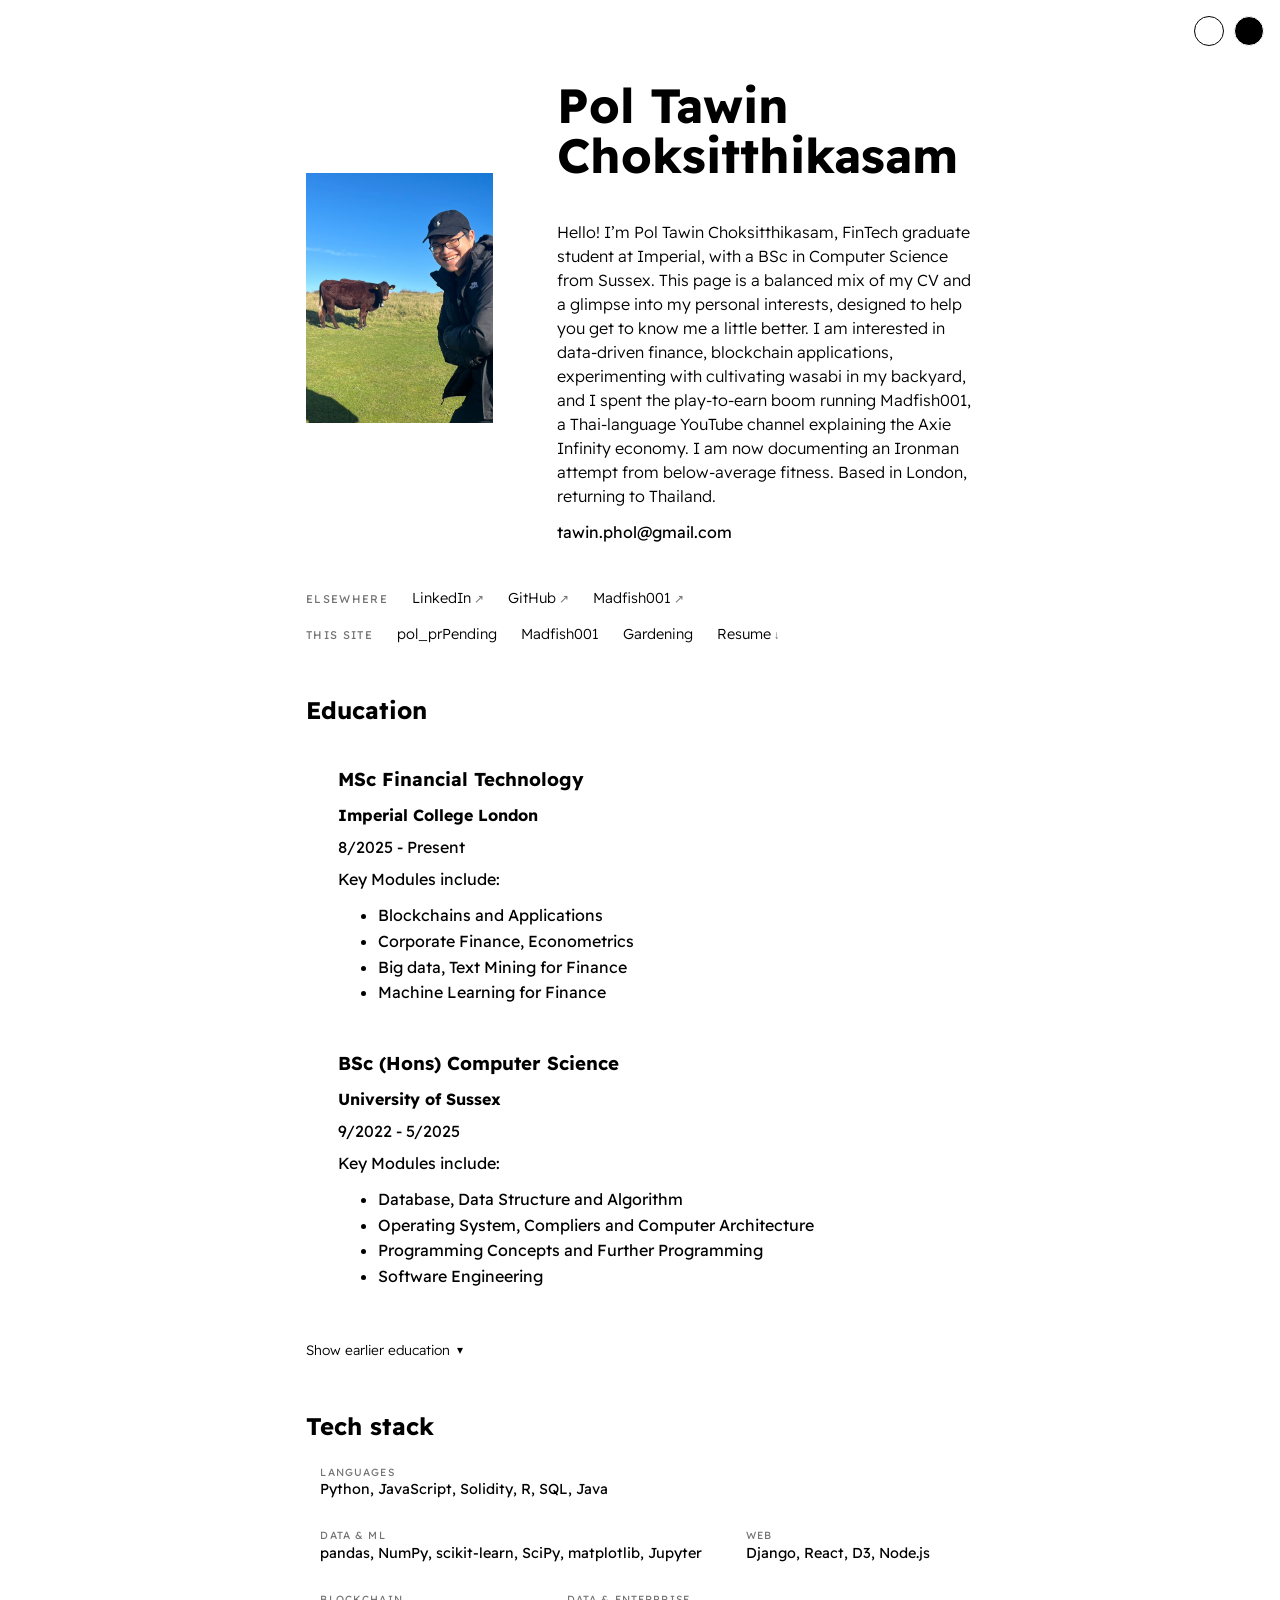
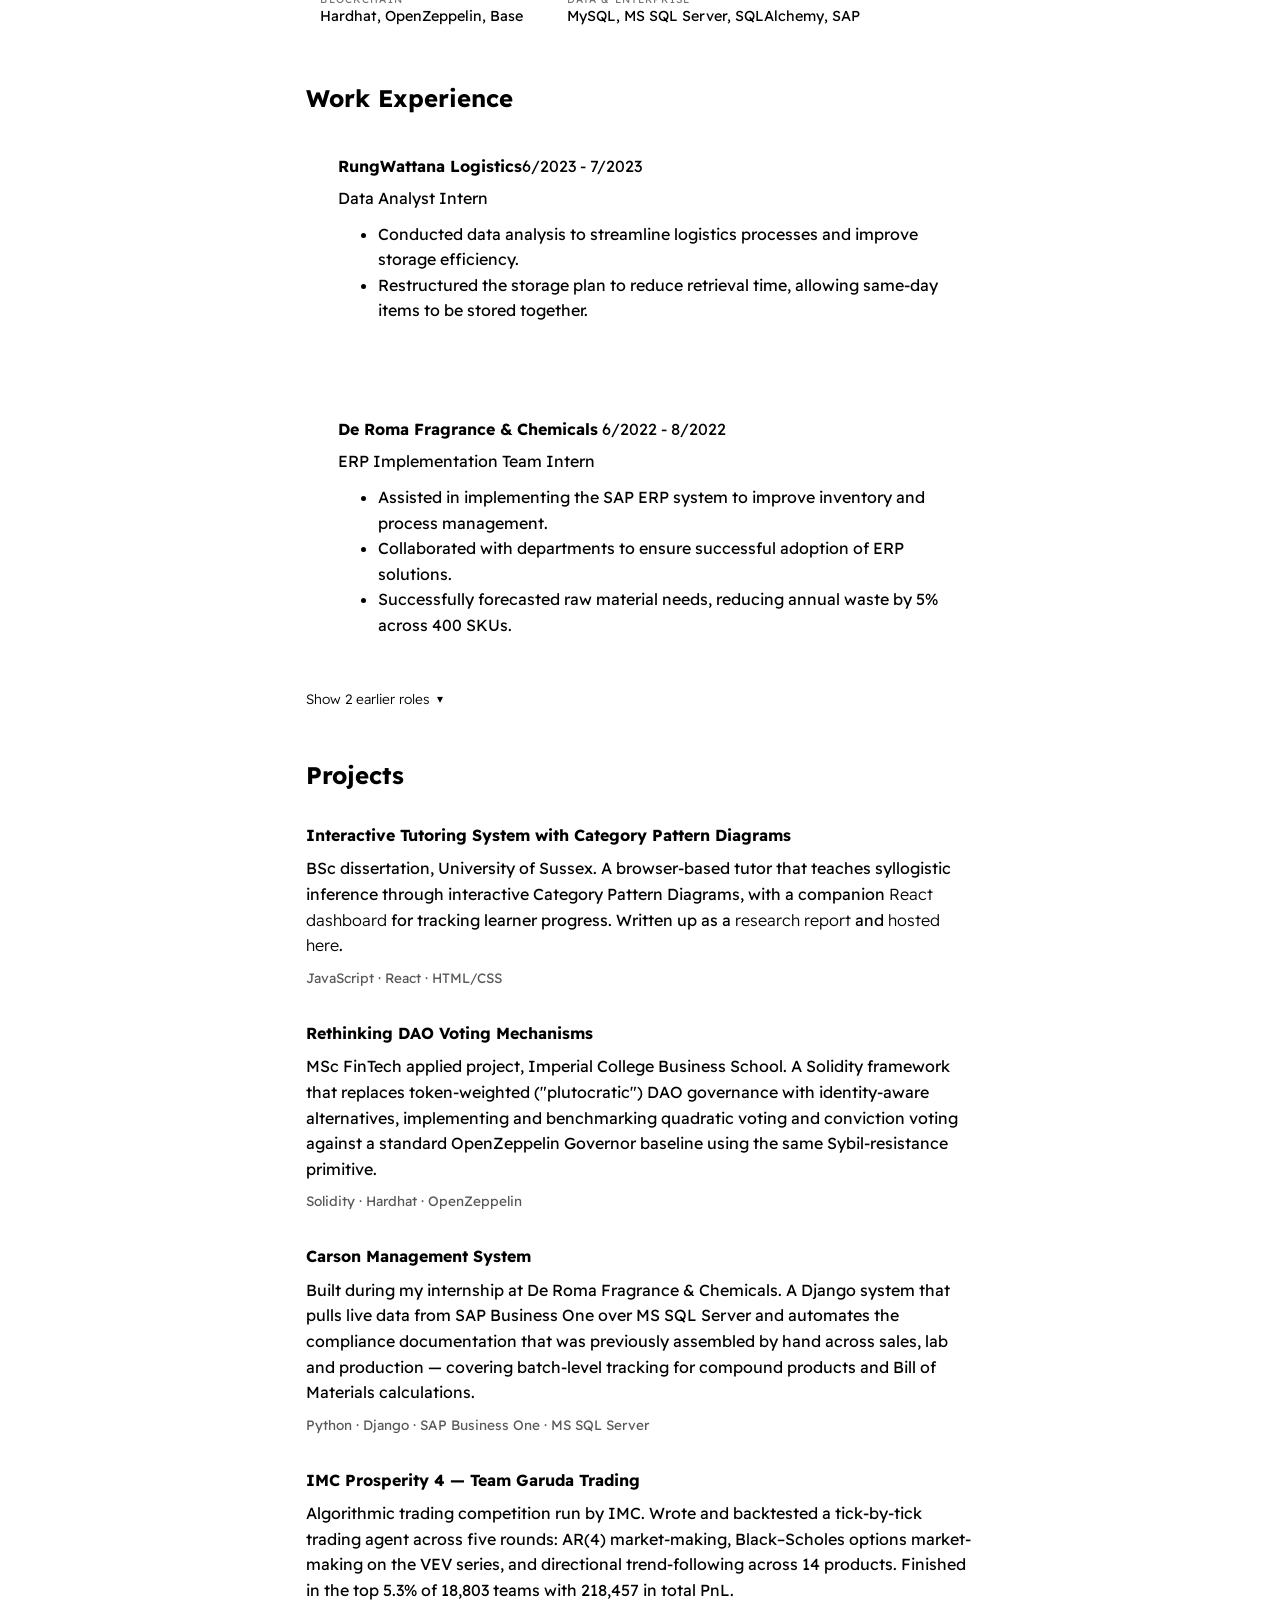
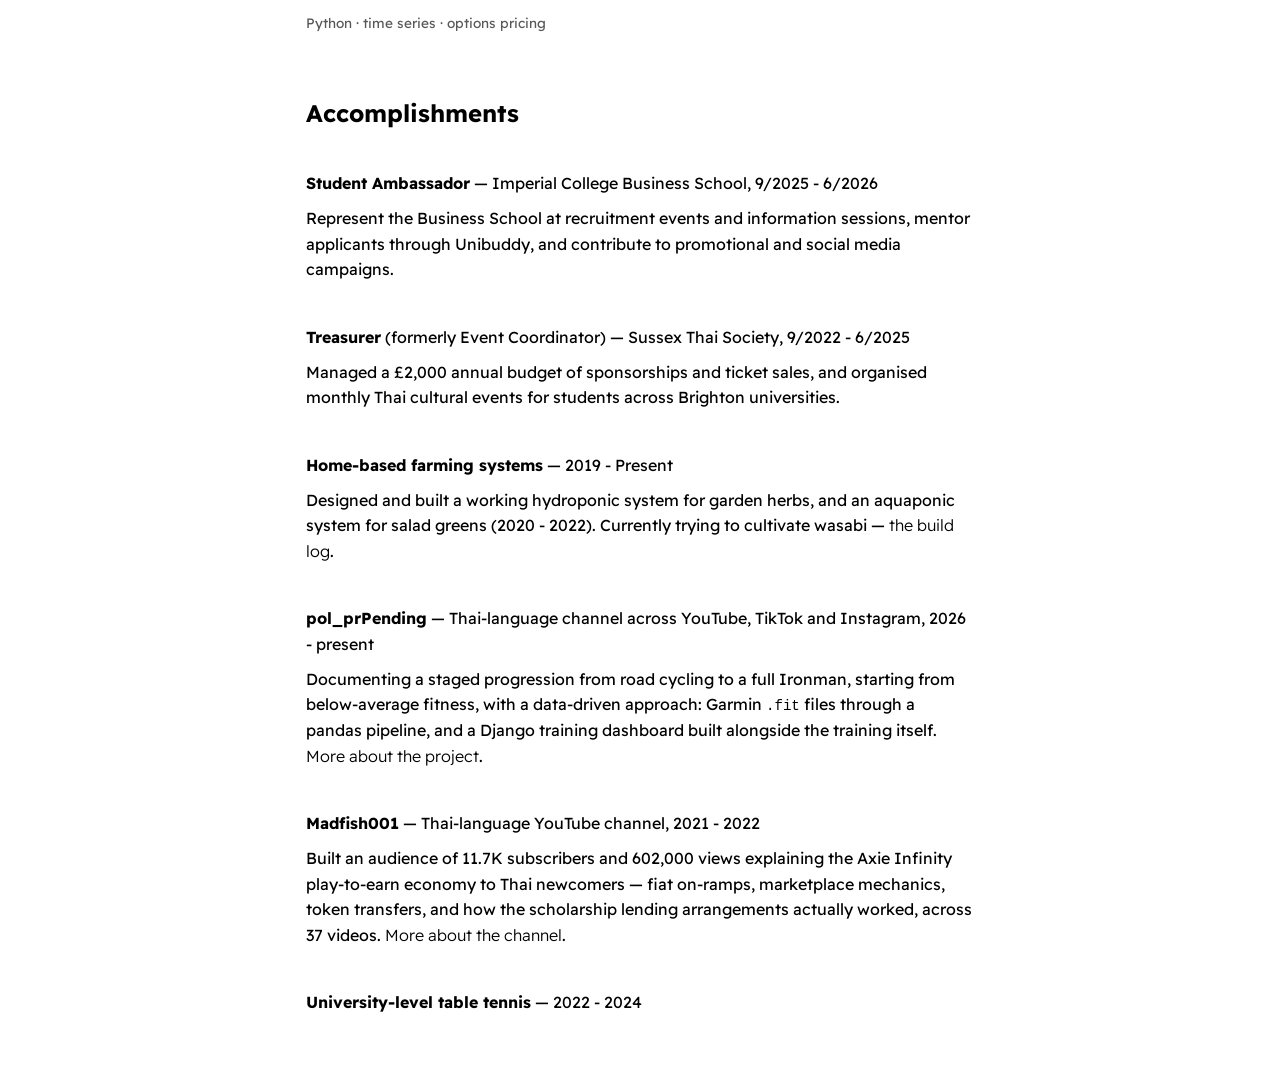
<file: index.html>
<!DOCTYPE html>
<html>
    <head>
        <meta charset="utf-8">
        <meta http-equiv="X-UA-Compatible" content="IE=edge">
        <title>Tawin Pol Choksitthikasam</title>
        <meta name="description" content="">
        <meta name="viewport" content="width=device-width, initial-scale=1">
        <link rel="icon" href="/favicon.ico" sizes="32x32">
        <link rel="icon" href="/assets/favicon.svg" type="image/svg+xml">
        <link rel="apple-touch-icon" href="/assets/apple-touch-icon.png">
        <link rel="manifest" href="/site.webmanifest">
        <meta name="theme-color" content="#131415">
        <link rel="stylesheet" href="./styles/style.css">
        <link rel="stylesheet" href="./styles/theme-switcher.css">
    </head>
    <body>
        <div id="container--main">

            <section id="wrapper--hero" class="section--page">

                <img id="profile-pic" src="./assets/pfp.jpg">

                <div>
                    <h2 id="user-name">Pol Tawin Choksitthikasam </h2>
                    <p id="bio"> Hello! I’m Pol Tawin Choksitthikasam, FinTech graduate student at Imperial, with a BSc in Computer Science from Sussex. 
                        This page is a balanced mix of my CV and a glimpse into my personal interests, designed to help you get to know me a little better.
                        I am interested in data-driven finance, blockchain applications, experimenting with cultivating <a href="./gardening.html">wasabi</a> in my backyard, and I spent the play-to-earn boom running <a href="./youtube.html">Madfish001</a>, a Thai-language YouTube channel explaining the Axie Infinity economy. I am now documenting an <a href="./triathlon.html">Ironman attempt</a> from below-average fitness. 
                        Based in London, returning to Thailand.</p>
                    <p id="email">tawin.phol@gmail.com</p>

                </div>  
            </section>

            <section class="section--page">
        
                <div id="socials--list">
                    <div class="link-group">
                        <span class="link-group__label">Elsewhere</span>
                        <div class="link-group__links">
                            <a href="https://www.linkedin.com/in/tawin-choksitthikasam-b3646518b/" target="_blank" class="link--external">LinkedIn</a>
                            <a href="https://github.com/poltawin" target="_blank" class="link--external">GitHub</a>
                            <a href="https://www.youtube.com/channel/UC6aOhiKt536ZbbFDb0YYdlQ/" target="_blank" class="link--external">Madfish001</a>
                        </div>
                    </div>
                    <div class="link-group">
                        <span class="link-group__label">This site</span>
                        <div class="link-group__links">
                            <a href="./triathlon.html">pol_prPending</a>
                            <a href="./youtube.html">Madfish001</a>
                            <a href="./gardening.html">Gardening</a>
                            <a href="./assets/resume.pdf" target="_blank" class="link--download">Resume</a>
                        </div>
                    </div>
                </div>
            </section>

            <section id="education-history-wrapper" class="section--page">
                <h2>Education</h2>
                <div class="card--education-history">
                    <h3><strong>MSc Financial Technology</br> </h3><p>Imperial College London</strong></p>
                    <p>8/2025 - Present</p>
                    <p>Key Modules include:</p>
                    <ul>
                        <li>Blockchains and Applications</li>
                        <li>Corporate Finance, Econometrics</li>
                        <li>Big data, Text Mining for Finance</li>
                        <li>Machine Learning for Finance</li>
                    </ul>
                </div>
                <div class="card--education-history">
                    <h3><strong>BSc (Hons) Computer Science</br> </h3><p>University of Sussex</strong></p>
                    <p>9/2022 - 5/2025</p>
                    <p>Key Modules include:</p>
                    <ul>
                        <li>Database, Data Structure and Algorithm</li>
                        <li>Operating System, Compliers and Computer Architecture</li>
                        <li>Programming Concepts and Further Programming</li>
                        <li>Software Engineering</li>
                    </ul>
                </div>
                <details class="more">
                    <summary><span class="more__show">Show earlier education</span><span class="more__hide">Show less</span></summary>
                    <div class="more__body">
                    <div class="card--education-history">
                        <h3><strong>MEng (Hons) Electronics and Electrical Engineering</br> </h3><p>University of Edinburgh</strong></p>
                        <p>9/2020 - 5/2022</p>
                        <p>Key Modules include:</p>
                        <ul>
                            <li>Engineering Design</li>
                            <li>Engineering Mathematics</li>
                            <li>Introduction to Data Science</li>
                            <li>Proof and Problem Solving</li>
                        </ul>
                    </div>
                    <div class="card--education-history">
                        <h3><strong>Concordian International School</br> </h3><p>International Baccalaureate</strong></p>
                        <p>8/2013 - 12/2015 & 8/2016 - 6/2020</p>
                        <p>Subjects include:</p>
                        <ul>
                            <li>Higher Level: Mathematics, Physics, Computer Science </li>
                            <li>Standard Level: English Language and Literature, Mandarin, Psychology</li>
                        </ul>
                    </div>
                    </div>
                </details>
            </section>

            <section class="section--page">
                <h2>Tech stack</h2>

                <div id="wrapper--techstack__items">
                    <div class="card--techstack">
                        <span class="techstack__label">Languages</span>
                        <span>Python, JavaScript, Solidity, R, SQL, Java</span>
                    </div>
                    <div class="card--techstack">
                        <span class="techstack__label">Data &amp; ML</span>
                        <span>pandas, NumPy, scikit-learn, SciPy, matplotlib, Jupyter</span>
                    </div>
                    <div class="card--techstack">
                        <span class="techstack__label">Web</span>
                        <span>Django, React, D3, Node.js</span>
                    </div>
                    <div class="card--techstack">
                        <span class="techstack__label">Blockchain</span>
                        <span>Hardhat, OpenZeppelin, Base</span>
                    </div>
                    <div class="card--techstack">
                        <span class="techstack__label">Data &amp; enterprise</span>
                        <span>MySQL, MS SQL Server, SQLAlchemy, SAP</span>
                    </div>
                </div>
            </section>

            <section id="work-history-wrapper" class="section--page">
                <h2>Work Experience</h2>

                <div class="card--work-history">
                    <p><strong>RungWattana Logistics</strong>6/2023 - 7/2023</p>
                    <p>Data Analyst Intern</p>
                    <ul>
                        <li>Conducted data analysis to streamline logistics processes and improve storage efficiency.</li>
                        <li>Restructured the storage plan to reduce retrieval time, allowing same-day items to be stored together.</li>
                    </ul>
                </div>

                <div class="line-break"></div>

                <div class="card--work-history">
                    <p><strong>De Roma Fragrance & Chemicals</strong> 6/2022 - 8/2022</p>
                    <p>ERP Implementation Team Intern</p>
                    <ul>
                        <li>Assisted in implementing the SAP ERP system to improve inventory and process management.</li>
                        <li>Collaborated with departments to ensure successful adoption of ERP solutions.</li>
                        <li>Successfully forecasted raw material needs, reducing annual waste by 5% across 400 SKUs.</li>
                    </ul>
                </div>

                <details class="more">
                    <summary><span class="more__show">Show 2 earlier roles</span><span class="more__hide">Show less</span></summary>
                    <div class="more__body">
                    <div class="line-break"></div>

                    <div class="card--work-history">
                        <p><strong>Data Café</strong> 6/2021 - 8/2021</p>
                        <p>Analyst Intern</p>
                        <ul>
                            <li>Researched as a third party company for one of Thailand’s biggest petroleum producers</li>
                            <li>Delivered a big data report on Thai’s consumer behaviour with PowerBI</li>
                        </ul>
                    </div>

                    <div class="line-break"></div>

                    <div class="card--work-history">
                        <p><strong>Egg Digital</strong> 6/2019 - 8/2019</p>
                        <p>Backend Engineering Intern</p>
                        <ul>
                            <li>Collaborated with team of 5 to develop an automated digital vending machine</li>
                            <li>Inspected the backend logic for storing logs and transaction data</li>
                        </ul>
                    </div>
                    </div>
                </details>

            </section>

            <section id="projects-wrapper" class="section--page">
                <h2>Projects</h2>

                <div class="card--project">
                    <a href="https://github.com/poltawin/Diagrammatic_tutoring_CPD" target="_blank"><strong>Interactive Tutoring System with Category Pattern Diagrams</strong></a>
                    <p>BSc dissertation, University of Sussex. A browser-based tutor that teaches syllogistic
                       inference through interactive Category Pattern Diagrams, with a companion
                       <a href="https://github.com/poltawin/SyllogismCPDDashboard" target="_blank">React dashboard</a>
                       for tracking learner progress. Written up as a
                       <a href="https://github.com/poltawin/Diagrammatic_tutoring_CPD/blob/main/266434_Individual_Project_Report.pdf" target="_blank">research report</a>
                       and <a href="https://users.sussex.ac.uk/~tc503/IP/" target="_blank">hosted here</a>.</p>
                    <p class="project-tags">JavaScript &middot; React &middot; HTML/CSS</p>
                </div>

                <div class="card--project">
                    <a href="https://github.com/poltawin/dao-voting" target="_blank"><strong>Rethinking DAO Voting Mechanisms</strong></a>
                    <p>MSc FinTech applied project, Imperial College Business School. A Solidity framework that
                       replaces token-weighted ("plutocratic") DAO governance with identity-aware alternatives,
                       implementing and benchmarking quadratic voting and conviction voting against a standard
                       OpenZeppelin Governor baseline using the same Sybil-resistance primitive.</p>
                    <p class="project-tags">Solidity &middot; Hardhat &middot; OpenZeppelin</p>
                </div>

                <div class="card--project">
                    <a href="https://github.com/poltawin/allergen3" target="_blank"><strong>Carson Management System</strong></a>
                    <p>Built during my internship at De Roma Fragrance &amp; Chemicals. A Django system that pulls
                       live data from SAP Business One over MS SQL Server and automates the compliance
                       documentation that was previously assembled by hand across sales, lab and production —
                       covering batch-level tracking for compound products and Bill of Materials calculations.</p>
                    <p class="project-tags">Python &middot; Django &middot; SAP Business One &middot; MS SQL Server</p>
                </div>

                <div class="card--project">
                    <a href="https://github.com/poltawin/imc-prosperity-4" target="_blank"><strong>IMC Prosperity 4 &mdash; Team Garuda Trading</strong></a>
                    <p>Algorithmic trading competition run by IMC. Wrote and backtested a tick-by-tick trading
                       agent across five rounds: AR(4) market-making, Black&ndash;Scholes options market-making on
                       the VEV series, and directional trend-following across 14 products. Finished in the top 5.3%
                       of 18,803 teams with 218,457 in total PnL.</p>
                    <p class="project-tags">Python &middot; time series &middot; options pricing</p>
                </div>

            </section>

            <section id="accomplishments-wrapper" class="section--page">
                <h2>Accomplishments</h2>

                <div class="card--project">
                    <p><strong>Student Ambassador</strong> &mdash; Imperial College Business School, 9/2025 - 6/2026</p>
                    <p>Represent the Business School at recruitment events and information sessions, mentor
                       applicants through Unibuddy, and contribute to promotional and social media campaigns.</p>
                </div>

                <div class="card--project">
                    <p><strong>Treasurer</strong> (formerly Event Coordinator) &mdash; Sussex Thai Society, 9/2022 - 6/2025</p>
                    <p>Managed a &pound;2,000 annual budget of sponsorships and ticket sales, and organised monthly
                       Thai cultural events for students across Brighton universities.</p>
                </div>

                <div class="card--project">
                    <p><strong>Home-based farming systems</strong> &mdash; 2019 - Present</p>
                    <p>Designed and built a working hydroponic system for garden herbs, and an aquaponic system
                       for salad greens (2020 - 2022). Currently trying to cultivate wasabi &mdash;
                       <a href="./gardening.html">the build log</a>.</p>
                </div>

                <div class="card--project">
                    <p><strong>pol_prPending</strong> &mdash; Thai-language channel across YouTube, TikTok and Instagram, 2026 - present</p>
                    <p>Documenting a staged progression from road cycling to a full Ironman, starting from
                       below-average fitness, with a data-driven approach: Garmin <code>.fit</code> files
                       through a pandas pipeline, and a Django training dashboard built alongside the training
                       itself. <a href="./triathlon.html">More about the project</a>.</p>
                </div>

                <div class="card--project">
                    <p><strong>Madfish001</strong> &mdash; Thai-language YouTube channel, 2021 - 2022</p>
                    <p>Built an audience of 11.7K subscribers and 602,000 views explaining the Axie Infinity
                       play-to-earn economy to Thai newcomers &mdash; fiat on-ramps, marketplace mechanics, token
                       transfers, and how the scholarship lending arrangements actually worked, across 37 videos.
                       <a href="./youtube.html">More about the channel</a>.</p>
                </div>

                <div class="card--project">
                    <p><strong>University-level table tennis</strong> &mdash; 2022 - 2024</p>
                </div>

            </section>

       
        </div>
        <div id="theme-switcher">
            <div class="theme" id="theme-light" data-theme="light"></div>
            <div class="theme" id="theme-dark" data-theme="dark"></div>
        </div>
    </body>
    <script src="js/theme-switcher.js"></script>
</html>
</file>
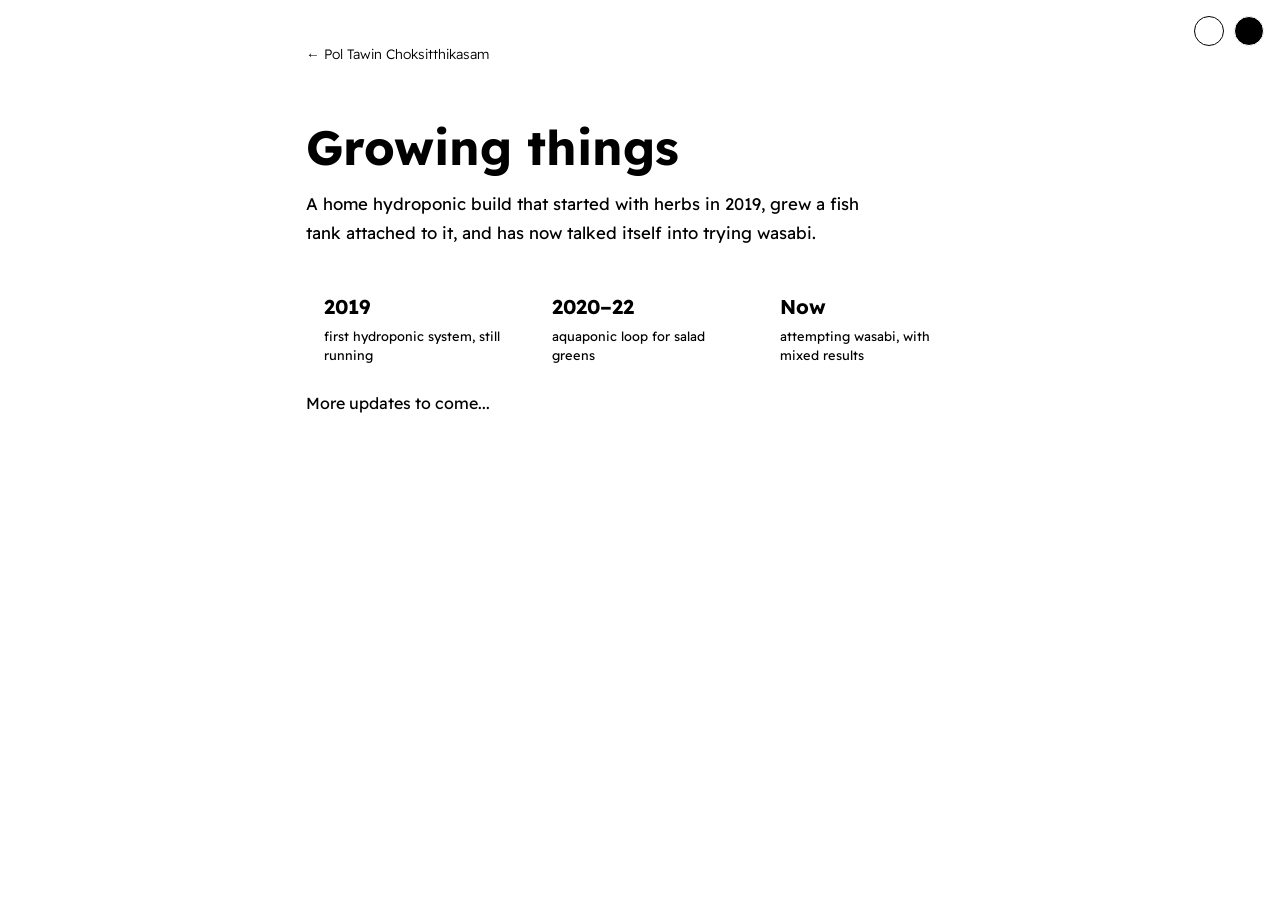
<file: gardening.html>
<!doctype html>
<html lang="en">
  <head>
    <meta charset="utf-8" />
    <meta http-equiv="X-UA-Compatible" content="IE=edge" />
    <title>Growing Things — Tawin Pol Choksitthikasam</title>
    <meta
      name="description"
      content="A home hydroponic and aquaponic build log: herbs since 2019, salad greens, and an ongoing attempt at wasabi."
    />
    <meta name="viewport" content="width=device-width, initial-scale=1" />
    <link rel="icon" href="/favicon.ico" sizes="32x32" />
    <link rel="icon" href="/assets/favicon.svg" type="image/svg+xml" />
    <link rel="apple-touch-icon" href="/assets/apple-touch-icon.png" />
    <link rel="manifest" href="/site.webmanifest" />
    <meta name="theme-color" content="#131415" />
    <link rel="stylesheet" href="./styles/style.css" />
    <link rel="stylesheet" href="./styles/theme-switcher.css" />
  </head>
  <body>
    <div id="container--main">
      <a href="./index.html" class="subpage-nav"
        >&larr; Pol Tawin Choksitthikasam</a
      >

      <section class="section--page">
        <h1 class="page-title">Growing things</h1>
        <p class="lead">
          A home hydroponic build that started with herbs in 2019, grew a fish
          tank attached to it, and has now talked itself into trying wasabi.
        </p>

        <div class="stat-row">
          <div class="stat">
            <strong>2019</strong
            ><span>first hydroponic system, still running</span>
          </div>
          <div class="stat">
            <strong>2020&ndash;22</strong
            ><span>aquaponic loop for salad greens</span>
          </div>
          <div class="stat">
            <strong>Now</strong
            ><span>attempting wasabi, with mixed results</span>
          </div>
        </div>

        <p>More updates to come...</p>
      </section>

      <!-- <section class="section--page">
                <h2>Herbs, 2019</h2>
                <p class="body-text">The first build was the boring, sensible one: a hydroponic system for
                   kitchen herbs. Nutrient solution instead of soil, which means you control the inputs directly
                   and you find out quickly when you have got them wrong. Herbs are forgiving enough to survive a
                   beginner and fast enough that a mistake shows up in days rather than seasons.</p>
                <p class="body-text">It is still going, which I did not expect in 2019.</p>
            </section>

            <section class="section--page">
                <h2>Adding fish, 2020&ndash;2022</h2>
                <p class="body-text">The aquaponic version closes the loop: fish produce waste, bacteria convert
                   the ammonia into nitrate, the plants take the nitrate as fertiliser and hand back cleaner
                   water. You stop buying nutrient solution and start keeping a small ecosystem alive instead,
                   which is a different and considerably less forgiving problem &mdash; the plants will tolerate a
                   bad week, the fish will not.</p>
                <p class="body-text">This one grew salad greens, and taught me that most of the work in a
                   self-regulating system is spent on the part that regulates itself right up until it doesn't.</p>
            </section>

            <section class="section--page">
                <h2>Wasabi, ongoing</h2>
                <p class="body-text">Wasabi is the difficult one, and I knew that going in. Real
                   <em>Wasabia japonica</em> wants cool water in the mid-teens Celsius, deep shade, constant
                   humidity and moving water at its roots, and then it wants eighteen months or so before the
                   rhizome is worth harvesting. It is famous for rotting the moment any one of those slips.
                   Almost all the wasabi anyone eats is horseradish with food colouring, for exactly this
                   reason.</p>
                <p class="body-text">Which is precisely why it is interesting. Every previous build was about
                   keeping conditions stable; this one is about holding a narrow band of conditions for long
                   enough that a slow plant finishes. I do not have a harvest to report yet.</p>
            </section>

            <section class="section--page">
                <h2>Why any of this</h2>
                <p class="body-text">It is the only hobby I have where the feedback loop is measured in weeks
                   and cannot be argued with. A system either holds its parameters or the plants tell you it
                   didn't. After a day of code, where you can usually talk yourself into believing something
                   works, that is a useful counterweight.</p>
            </section>

            <section class="section--page">
                <div class="cta-row">
                    <a href="./index.html">Back to the CV</a>
                </div>
            </section> -->
    </div>
    <div id="theme-switcher">
      <div class="theme" id="theme-light" data-theme="light"></div>
      <div class="theme" id="theme-dark" data-theme="dark"></div>
    </div>
  </body>
  <script src="js/theme-switcher.js"></script>
</html>
</file>
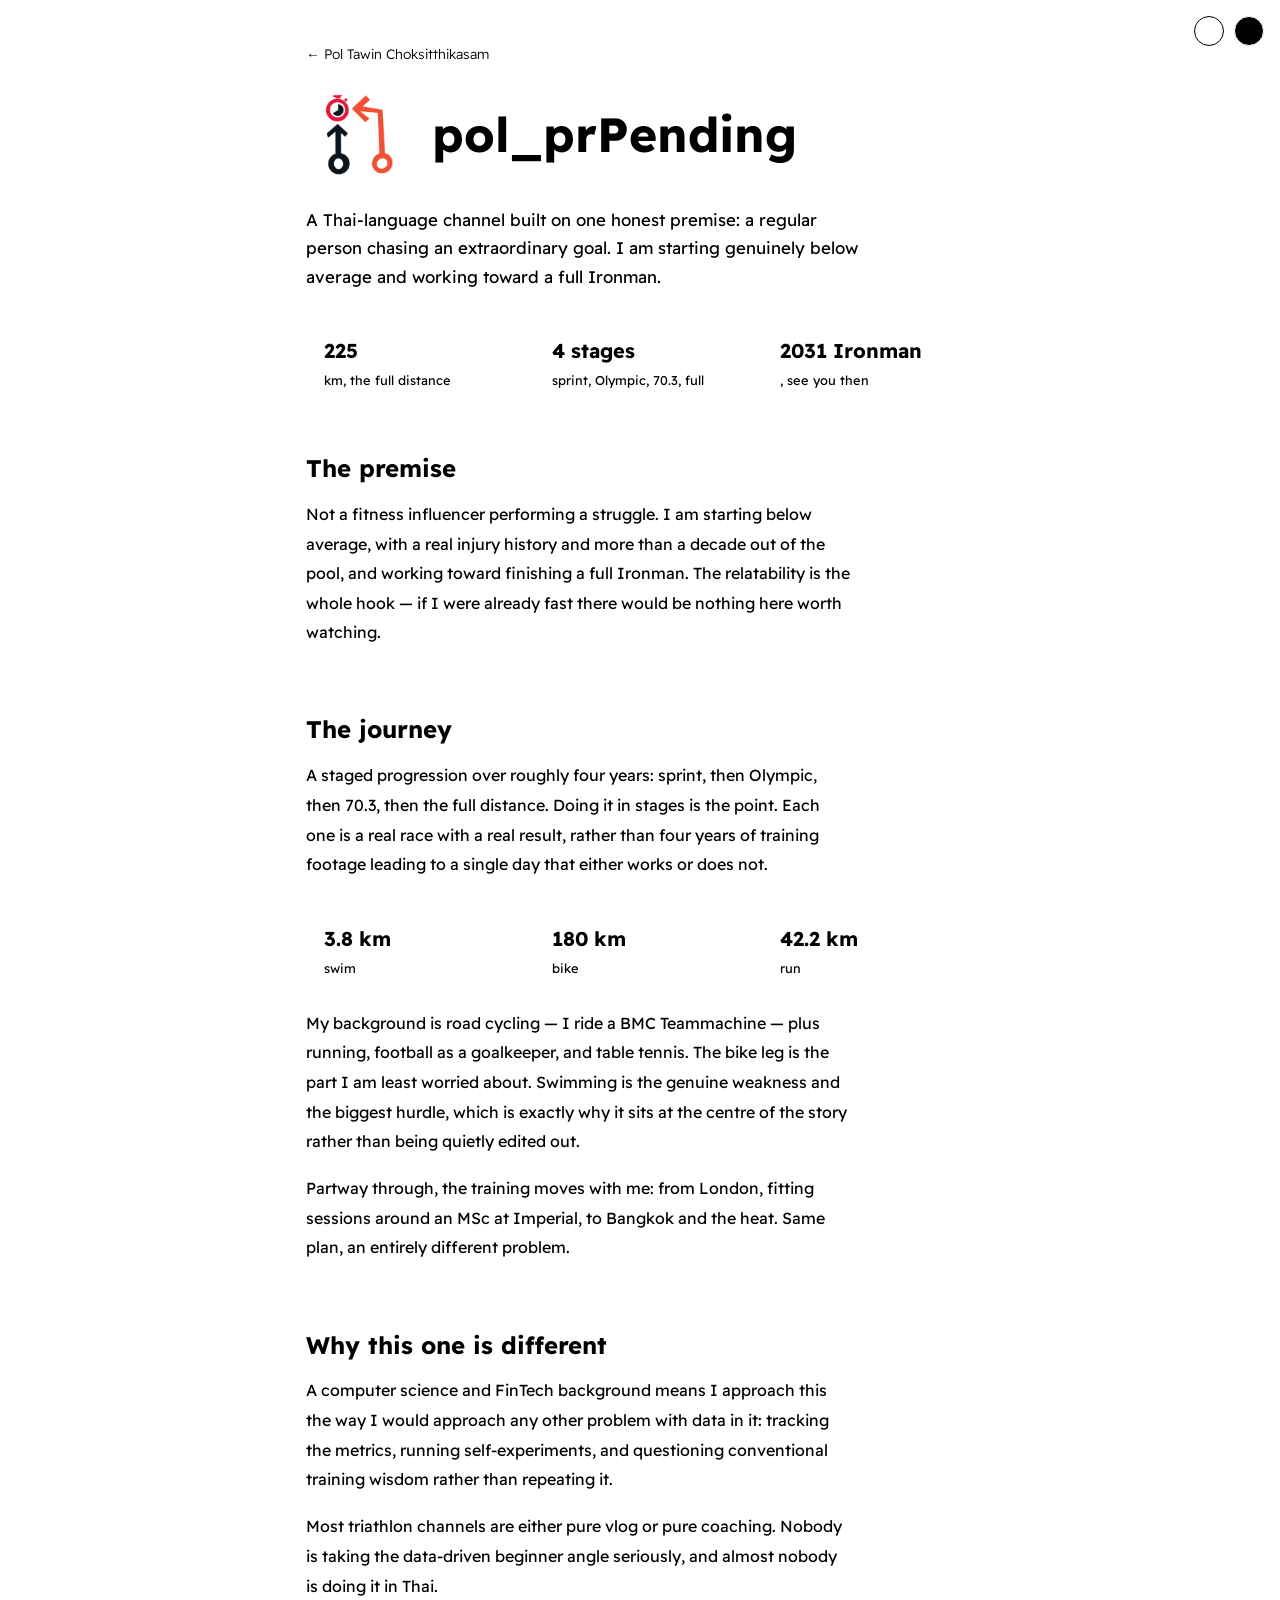
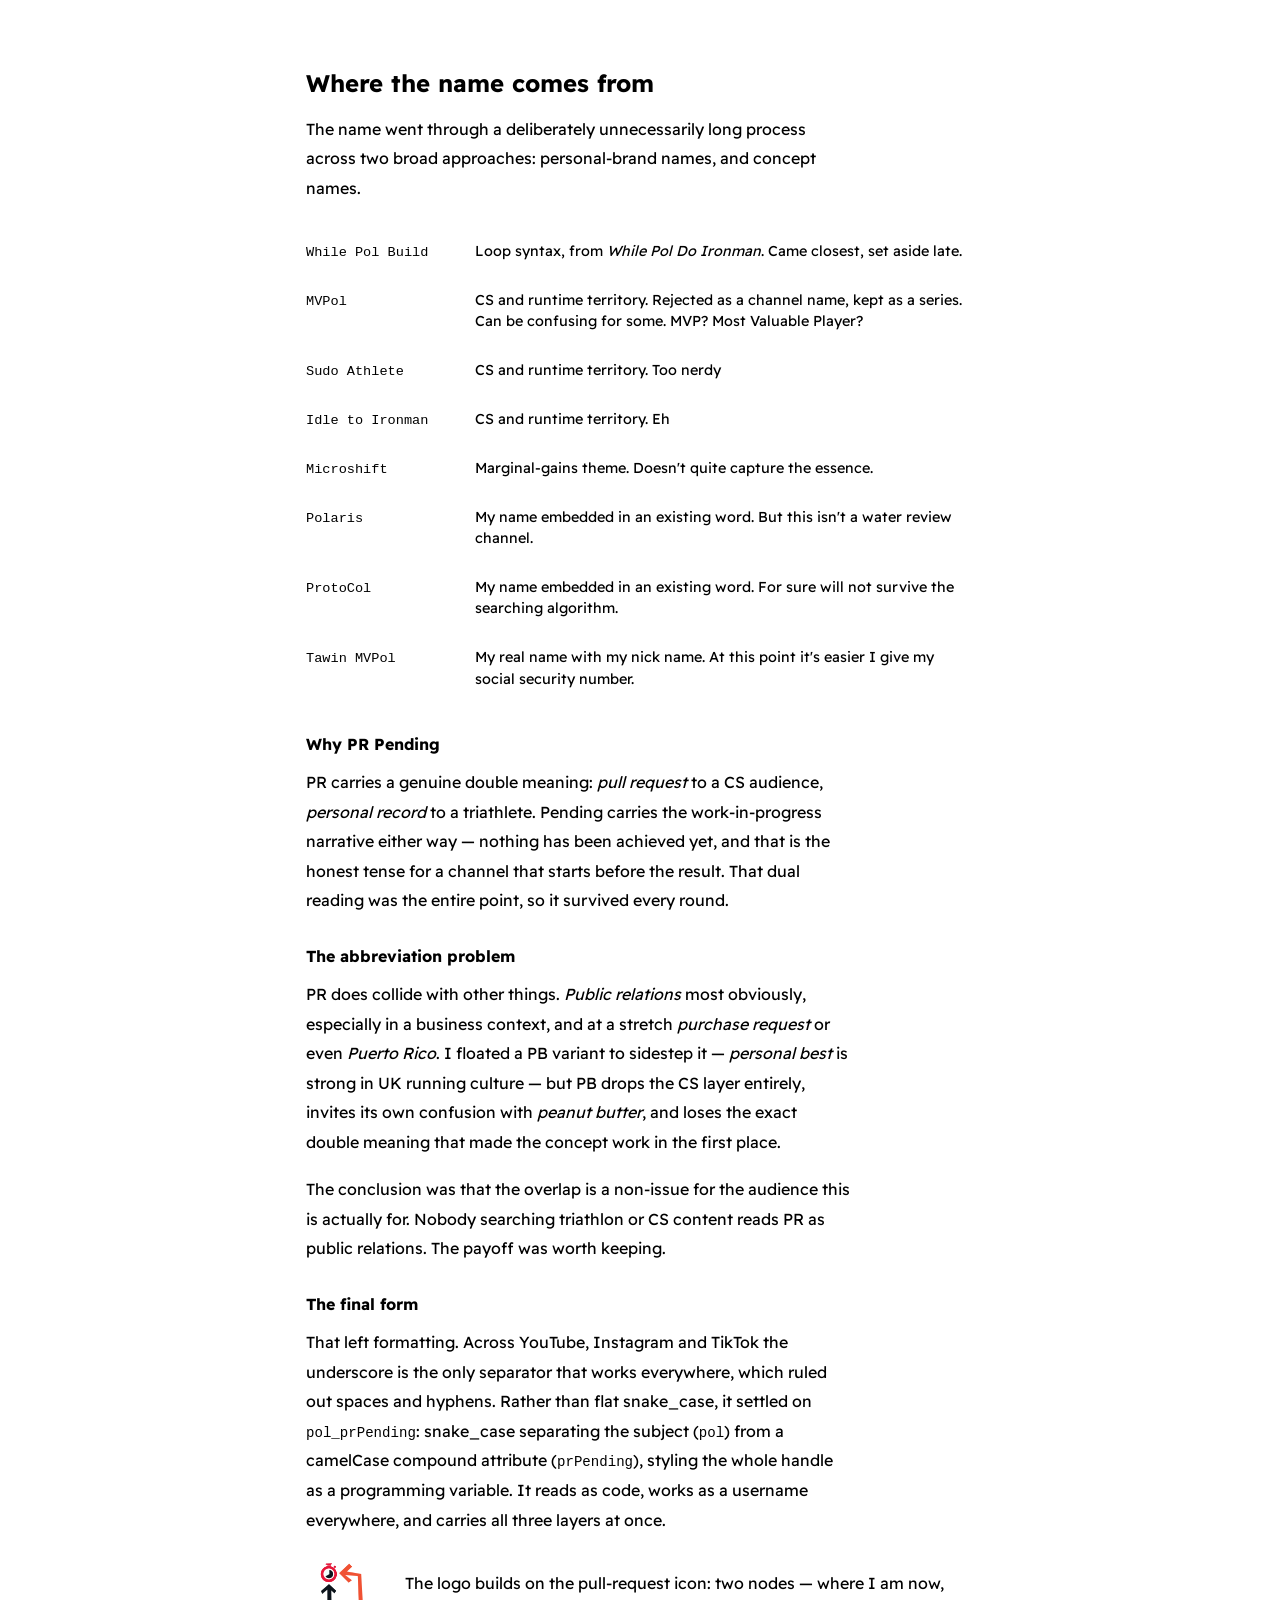
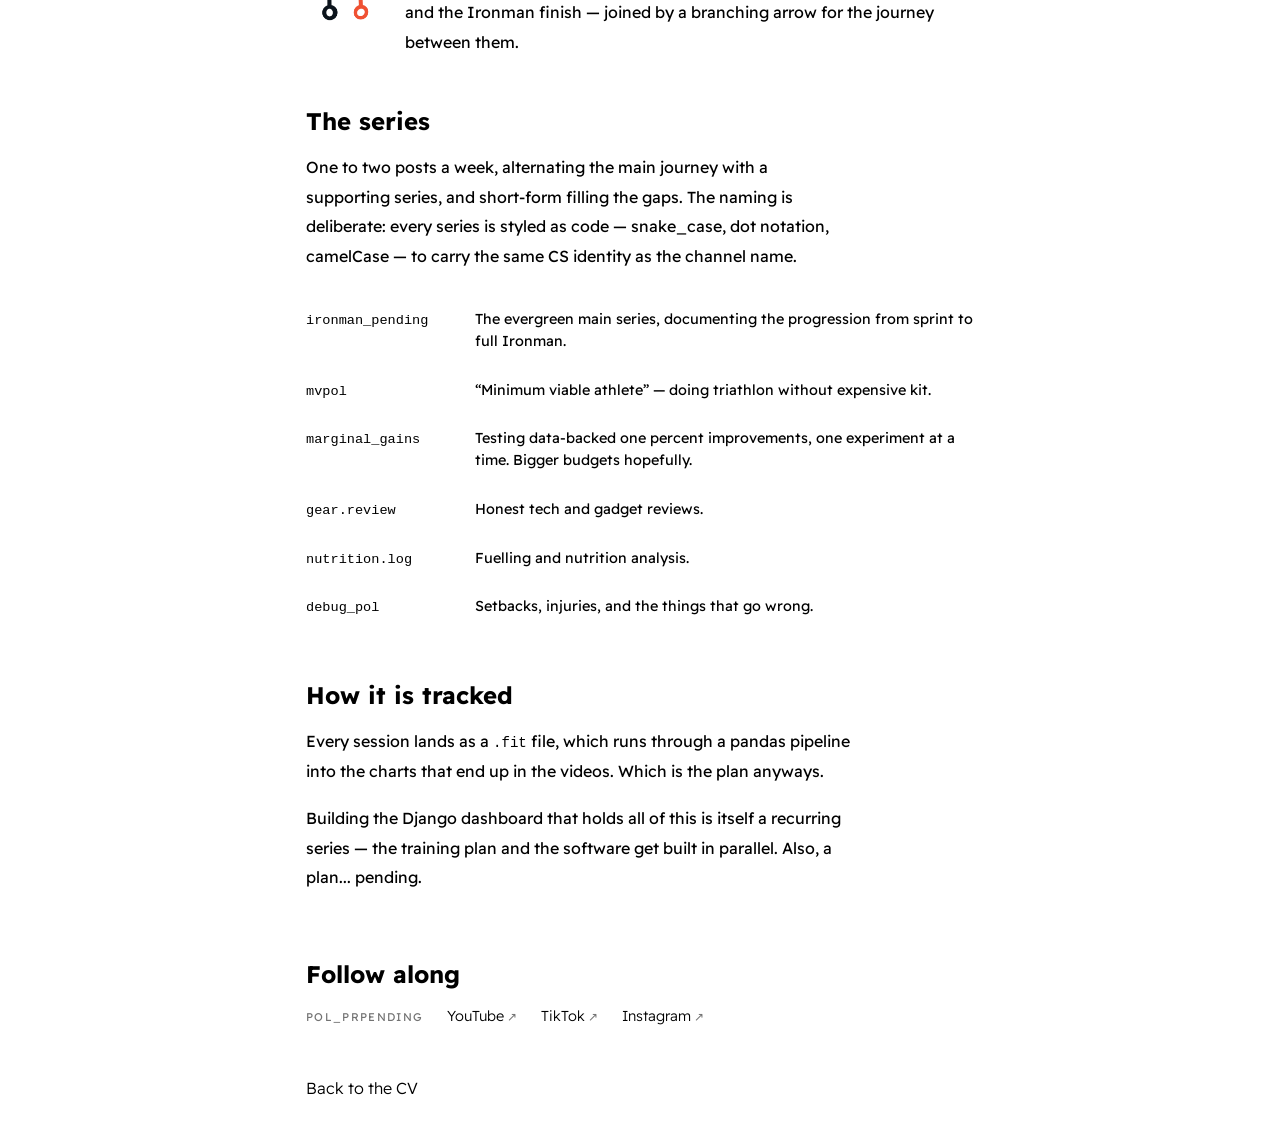
<file: triathlon.html>
<!doctype html>
<html lang="en">
  <head>
    <meta charset="utf-8" />
    <meta http-equiv="X-UA-Compatible" content="IE=edge" />
    <title>pol_prPending — Tawin Pol Choksitthikasam</title>
    <meta
      name="description"
      content="pol_prPending: documenting a full Ironman from below-average fitness, with a data-driven approach, in Thai."
    />
    <meta name="viewport" content="width=device-width, initial-scale=1" />
    <link rel="icon" href="/favicon.ico" sizes="32x32" />
    <link rel="icon" href="/assets/favicon.svg" type="image/svg+xml" />
    <link rel="apple-touch-icon" href="/assets/apple-touch-icon.png" />
    <link rel="manifest" href="/site.webmanifest" />
    <meta name="theme-color" content="#131415" />
    <link rel="stylesheet" href="./styles/style.css" />
    <link rel="stylesheet" href="./styles/theme-switcher.css" />
  </head>
  <body>
    <div id="container--main">
      <a href="./index.html" class="subpage-nav"
        >&larr; Pol Tawin Choksitthikasam</a
      >

      <section class="section--page">
        <div class="brand-lockup">
          <img
            class="brand-logo"
            src="./assets/pr-pending-logo.png"
            alt="pol_prPending logo: two nodes joined by a branching arrow, merging into the Ironman mark"
          />
          <h1 class="page-title">pol_prPending</h1>
        </div>
        <p class="lead">
          A Thai-language channel built on one honest premise: a regular person
          chasing an extraordinary goal. I am starting genuinely below average
          and working toward a full Ironman.
        </p>

        <div class="stat-row">
          <div class="stat">
            <strong>225</strong><span>km, the full distance</span>
          </div>
          <div class="stat">
            <strong>4 stages</strong><span>sprint, Olympic, 70.3, full</span>
          </div>
          <div class="stat">
            <strong>2031 Ironman</strong><span>, see you then</span>
          </div>
        </div>
      </section>

      <section class="section--page">
        <h2>The premise</h2>
        <p class="body-text">
          Not a fitness influencer performing a struggle. I am starting below
          average, with a real injury history and more than a decade out of the
          pool, and working toward finishing a full Ironman. The relatability is
          the whole hook &mdash; if I were already fast there would be nothing
          here worth watching.
        </p>
      </section>

      <section class="section--page">
        <h2>The journey</h2>
        <p class="body-text">
          A staged progression over roughly four years: sprint, then Olympic,
          then 70.3, then the full distance. Doing it in stages is the point.
          Each one is a real race with a real result, rather than four years of
          training footage leading to a single day that either works or does
          not.
        </p>

        <div class="stat-row">
          <div class="stat"><strong>3.8 km</strong><span>swim</span></div>
          <div class="stat"><strong>180 km</strong><span>bike</span></div>
          <div class="stat"><strong>42.2 km</strong><span>run</span></div>
        </div>

        <p class="body-text">
          My background is road cycling &mdash; I ride a BMC Teammachine &mdash;
          plus running, football as a goalkeeper, and table tennis. The bike leg
          is the part I am least worried about. Swimming is the genuine weakness
          and the biggest hurdle, which is exactly why it sits at the centre of
          the story rather than being quietly edited out.
        </p>
        <p class="body-text">
          Partway through, the training moves with me: from London, fitting
          sessions around an MSc at Imperial, to Bangkok and the heat. Same
          plan, an entirely different problem.
        </p>
      </section>

      <section class="section--page">
        <h2>Why this one is different</h2>
        <p class="body-text">
          A computer science and FinTech background means I approach this the
          way I would approach any other problem with data in it: tracking the
          metrics, running self-experiments, and questioning conventional
          training wisdom rather than repeating it.
        </p>
        <p class="body-text">
          Most triathlon channels are either pure vlog or pure coaching. Nobody
          is taking the data-driven beginner angle seriously, and almost nobody
          is doing it in Thai.
        </p>
      </section>

      <section class="section--page">
        <h2>Where the name comes from</h2>
        <p class="body-text">
          The name went through a deliberately unnecessarily long process across
          two broad approaches: personal-brand names, and concept names.
        </p>

        <div class="series-list">
          <div class="series">
            <span class="series__name">While Pol Build</span>
            <span class="series__desc"
              >Loop syntax, from <em>While Pol Do Ironman</em>. Came closest,
              set aside late.</span
            >
          </div>
          <div class="series">
            <span class="series__name">MVPol</span>
            <span class="series__desc"
              >CS and runtime territory. Rejected as a channel name, kept as a
              series. Can be confusing for some. MVP? Most Valuable
              Player?</span
            >
          </div>
          <div class="series">
            <span class="series__name">Sudo Athlete</span>
            <span class="series__desc"
              >CS and runtime territory. Too nerdy</span
            >
          </div>
          <div class="series">
            <span class="series__name">Idle to Ironman</span>
            <span class="series__desc">CS and runtime territory. Eh</span>
          </div>
          <div class="series">
            <span class="series__name">Microshift</span>
            <span class="series__desc"
              >Marginal-gains theme. Doesn't quite capture the essence.</span
            >
          </div>
          <div class="series">
            <span class="series__name">Polaris</span>
            <span class="series__desc"
              >My name embedded in an existing word. But this isn't a water
              review channel.</span
            >
          </div>
          <div class="series">
            <span class="series__name">ProtoCol</span>
            <span class="series__desc"
              >My name embedded in an existing word. For sure will not survive
              the searching algorithm.</span
            >
          </div>
          <div class="series">
            <span class="series__name">Tawin MVPol</span>
            <span class="series__desc"
              >My real name with my nick name. At this point it's easier I give
              my social security number.</span
            >
          </div>
        </div>

        <h3 class="subhead">Why PR Pending</h3>
        <p class="body-text">
          PR carries a genuine double meaning: <em>pull request</em> to a CS
          audience, <em>personal record</em> to a triathlete. Pending carries
          the work-in-progress narrative either way &mdash; nothing has been
          achieved yet, and that is the honest tense for a channel that starts
          before the result. That dual reading was the entire point, so it
          survived every round.
        </p>

        <h3 class="subhead">The abbreviation problem</h3>
        <p class="body-text">
          PR does collide with other things. <em>Public relations</em> most
          obviously, especially in a business context, and at a stretch
          <em>purchase request</em> or even <em>Puerto Rico</em>. I floated a PB
          variant to sidestep it &mdash; <em>personal best</em> is strong in UK
          running culture &mdash; but PB drops the CS layer entirely, invites
          its own confusion with <em>peanut butter</em>, and loses the exact
          double meaning that made the concept work in the first place.
        </p>
        <p class="body-text">
          The conclusion was that the overlap is a non-issue for the audience
          this is actually for. Nobody searching triathlon or CS content reads
          PR as public relations. The payoff was worth keeping.
        </p>

        <h3 class="subhead">The final form</h3>
        <p class="body-text">
          That left formatting. Across YouTube, Instagram and TikTok the
          underscore is the only separator that works everywhere, which ruled
          out spaces and hyphens. Rather than flat snake_case, it settled on
          <code>pol_prPending</code>: snake_case separating the subject
          (<code>pol</code>) from a camelCase compound attribute
          (<code>prPending</code>), styling the whole handle as a programming
          variable. It reads as code, works as a username everywhere, and
          carries all three layers at once.
        </p>
        <div class="logo-note">
          <img class="brand-logo brand-logo--sm" src="./assets/pr-pending-logo.png" alt="" />
          <p class="body-text">
            The logo builds on the pull-request icon: two nodes &mdash; where I am
            now, and the Ironman finish &mdash; joined by a branching arrow for
            the journey between them.
          </p>
        </div>
      </section>

      <section class="section--page">
        <h2>The series</h2>
        <p class="body-text">
          One to two posts a week, alternating the main journey with a
          supporting series, and short-form filling the gaps. The naming is
          deliberate: every series is styled as code &mdash; snake_case, dot
          notation, camelCase &mdash; to carry the same CS identity as the
          channel name.
        </p>

        <div class="series-list">
          <div class="series">
            <span class="series__name">ironman_pending</span>
            <span class="series__desc"
              >The evergreen main series, documenting the progression from
              sprint to full Ironman.</span
            >
          </div>
          <div class="series">
            <span class="series__name">mvpol</span>
            <span class="series__desc"
              >&ldquo;Minimum viable athlete&rdquo; &mdash; doing triathlon
              without expensive kit.</span
            >
          </div>
          <div class="series">
            <span class="series__name">marginal_gains</span>
            <span class="series__desc"
              >Testing data-backed one percent improvements, one experiment at a
              time. Bigger budgets hopefully.</span
            >
          </div>
          <div class="series">
            <span class="series__name">gear.review</span>
            <span class="series__desc">Honest tech and gadget reviews.</span>
          </div>
          <div class="series">
            <span class="series__name">nutrition.log</span>
            <span class="series__desc">Fuelling and nutrition analysis.</span>
          </div>
          <div class="series">
            <span class="series__name">debug_pol</span>
            <span class="series__desc"
              >Setbacks, injuries, and the things that go wrong.</span
            >
          </div>
        </div>
      </section>

      <section class="section--page">
        <h2>How it is tracked</h2>
        <p class="body-text">
          Every session lands as a <code>.fit</code> file, which runs through a
          pandas pipeline into the charts that end up in the videos. Which is
          the plan anyways.
        </p>
        <p class="body-text">
          Building the Django dashboard that holds all of this is itself a
          recurring series &mdash; the training plan and the software get built
          in parallel. Also, a plan... pending.
        </p>
      </section>

      <section class="section--page">
        <h2>Follow along</h2>
        <div id="socials--list">
          <div class="link-group">
            <span class="link-group__label">pol_prPending</span>
            <div class="link-group__links">
              <a href="https://www.youtube.com/@pol-pr_pending" class="link--external" target="_blank">YouTube</a>
              <a href="https://www.tiktok.com/@pol_pr_pending" class="link--external" target="_blank">TikTok</a>
              <a href="https://www.instagram.com/pol_pr_pending" class="link--external" target="_blank">Instagram</a>
            </div>
          </div>
        </div>
      </section>

      <section class="section--page">
        <div class="cta-row">
          <a href="./index.html">Back to the CV</a>
        </div>
      </section>
    </div>
    <div id="theme-switcher">
      <div class="theme" id="theme-light" data-theme="light"></div>
      <div class="theme" id="theme-dark" data-theme="dark"></div>
    </div>
  </body>
  <script src="js/theme-switcher.js"></script>
</html>
</file>
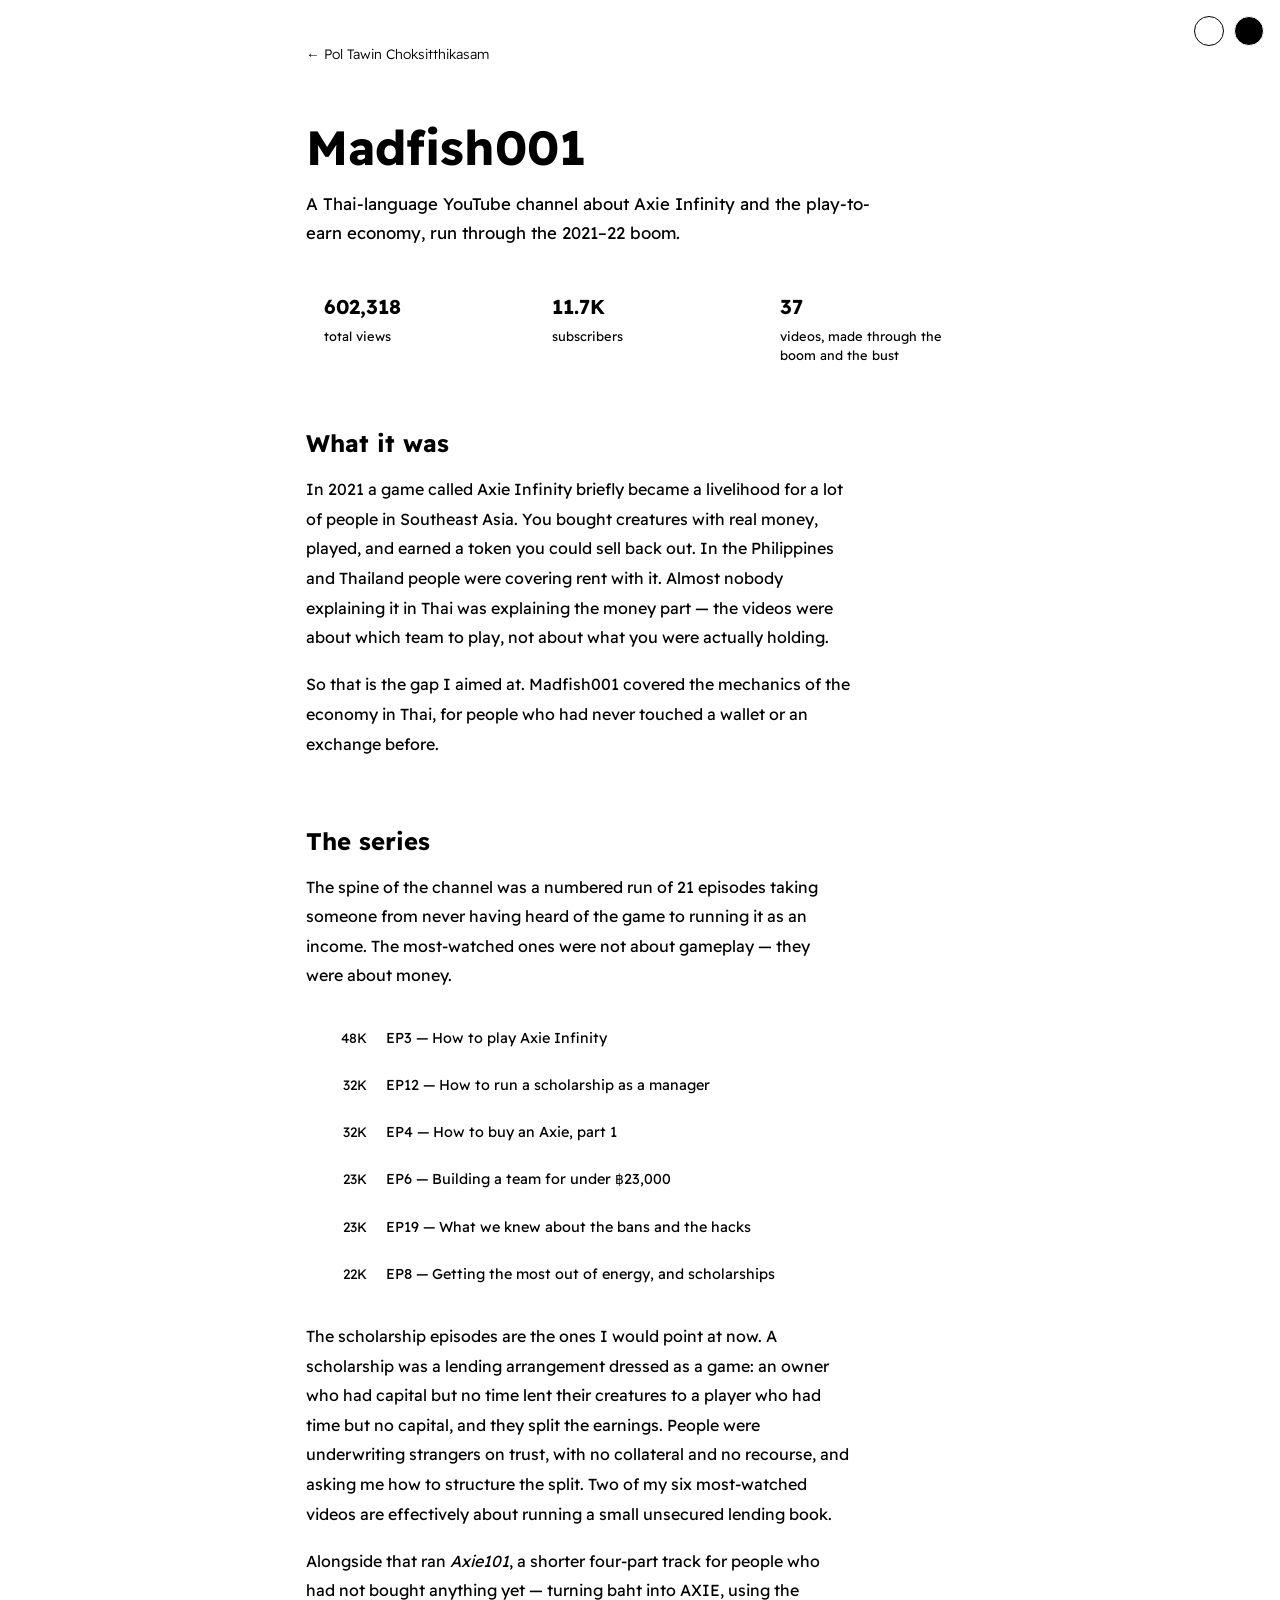
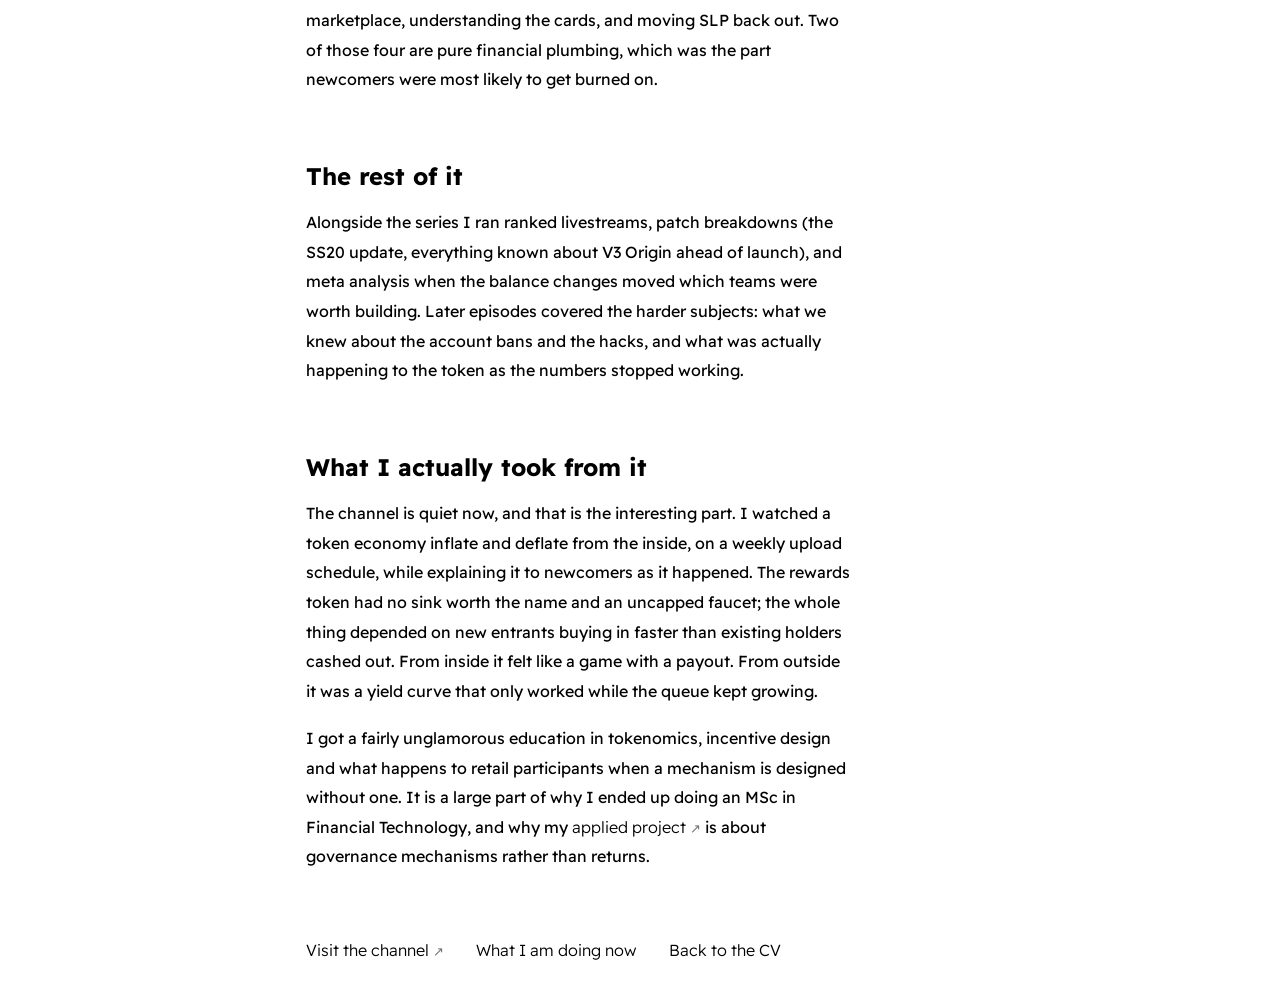
<file: youtube.html>
<!doctype html>
<html lang="en">
  <head>
    <meta charset="utf-8" />
    <meta http-equiv="X-UA-Compatible" content="IE=edge" />
    <title>Madfish001 — Tawin Pol Choksitthikasam</title>
    <meta
      name="description"
      content="Madfish001: a Thai-language YouTube channel explaining the Axie Infinity play-to-earn economy during the 2021 boom."
    />
    <meta name="viewport" content="width=device-width, initial-scale=1" />
        <link rel="icon" href="/favicon.ico" sizes="32x32">
        <link rel="icon" href="/assets/favicon.svg" type="image/svg+xml">
        <link rel="apple-touch-icon" href="/assets/apple-touch-icon.png">
        <link rel="manifest" href="/site.webmanifest">
        <meta name="theme-color" content="#131415">
    <link rel="stylesheet" href="./styles/style.css" />
    <link rel="stylesheet" href="./styles/theme-switcher.css" />
  </head>
  <body>
    <div id="container--main">
      <a href="./index.html" class="subpage-nav"
        >&larr; Pol Tawin Choksitthikasam</a
      >

      <section class="section--page">
        <h1 class="page-title">Madfish001</h1>
        <p class="lead">
          A Thai-language YouTube channel about Axie Infinity and the
          play-to-earn economy, run through the 2021&ndash;22 boom.
        </p>

        <div class="stat-row">
          <div class="stat">
            <strong>602,318</strong><span>total views</span>
          </div>
          <div class="stat"><strong>11.7K</strong><span>subscribers</span></div>
          <div class="stat">
            <strong>37</strong
            ><span>videos, made through the boom and the bust</span>
          </div>
        </div>
      </section>

      <section class="section--page">
        <h2>What it was</h2>
        <p class="body-text">
          In 2021 a game called Axie Infinity briefly became a livelihood for a
          lot of people in Southeast Asia. You bought creatures with real money,
          played, and earned a token you could sell back out. In the Philippines
          and Thailand people were covering rent with it. Almost nobody
          explaining it in Thai was explaining the money part &mdash; the videos
          were about which team to play, not about what you were actually
          holding.
        </p>
        <p class="body-text">
          So that is the gap I aimed at. Madfish001 covered the mechanics of the
          economy in Thai, for people who had never touched a wallet or an
          exchange before.
        </p>
      </section>

      <section class="section--page">
        <h2>The series</h2>
        <p class="body-text">
          The spine of the channel was a numbered run of 21 episodes taking
          someone from never having heard of the game to running it as an
          income. The most-watched ones were not about gameplay &mdash; they
          were about money.
        </p>

        <div class="video-list">
          <div class="video">
            <span class="video__views">48K</span
            ><span class="video__title"
              >EP3 &mdash; How to play Axie Infinity</span
            >
          </div>
          <div class="video">
            <span class="video__views">32K</span
            ><span class="video__title"
              >EP12 &mdash; How to run a scholarship as a manager</span
            >
          </div>
          <div class="video">
            <span class="video__views">32K</span
            ><span class="video__title"
              >EP4 &mdash; How to buy an Axie, part 1</span
            >
          </div>
          <div class="video">
            <span class="video__views">23K</span
            ><span class="video__title"
              >EP6 &mdash; Building a team for under &#3647;23,000</span
            >
          </div>
          <div class="video">
            <span class="video__views">23K</span
            ><span class="video__title"
              >EP19 &mdash; What we knew about the bans and the hacks</span
            >
          </div>
          <div class="video">
            <span class="video__views">22K</span
            ><span class="video__title"
              >EP8 &mdash; Getting the most out of energy, and
              scholarships</span
            >
          </div>
        </div>

        <p class="body-text">
          The scholarship episodes are the ones I would point at now. A
          scholarship was a lending arrangement dressed as a game: an owner who
          had capital but no time lent their creatures to a player who had time
          but no capital, and they split the earnings. People were underwriting
          strangers on trust, with no collateral and no recourse, and asking me
          how to structure the split. Two of my six most-watched videos are
          effectively about running a small unsecured lending book.
        </p>

        <p class="body-text">
          Alongside that ran <em>Axie101</em>, a shorter four-part track for
          people who had not bought anything yet &mdash; turning baht into AXIE,
          using the marketplace, understanding the cards, and moving SLP back
          out. Two of those four are pure financial plumbing, which was the part
          newcomers were most likely to get burned on.
        </p>
      </section>

      <section class="section--page">
        <h2>The rest of it</h2>
        <p class="body-text">
          Alongside the series I ran ranked livestreams, patch breakdowns (the
          SS20 update, everything known about V3 Origin ahead of launch), and
          meta analysis when the balance changes moved which teams were worth
          building. Later episodes covered the harder subjects: what we knew
          about the account bans and the hacks, and what was actually happening
          to the token as the numbers stopped working.
        </p>
      </section>

      <section class="section--page">
        <h2>What I actually took from it</h2>
        <p class="body-text">
          The channel is quiet now, and that is the interesting part. I watched
          a token economy inflate and deflate from the inside, on a weekly
          upload schedule, while explaining it to newcomers as it happened. The
          rewards token had no sink worth the name and an uncapped faucet; the
          whole thing depended on new entrants buying in faster than existing
          holders cashed out. From inside it felt like a game with a payout.
          From outside it was a yield curve that only worked while the queue
          kept growing.
        </p>
        <p class="body-text">
          I got a fairly unglamorous education in tokenomics, incentive design
          and what happens to retail participants when a mechanism is designed
          without one. It is a large part of why I ended up doing an MSc in
          Financial Technology, and why my
          <a
            href="https://github.com/poltawin/dao-voting"
            target="_blank"
            class="link--external"
            >applied project</a
          >
          is about governance mechanisms rather than returns.
        </p>
      </section>

      <section class="section--page">
        <div class="cta-row">
          <a
            href="https://www.youtube.com/channel/UC6aOhiKt536ZbbFDb0YYdlQ/"
            target="_blank"
            class="link--external"
            >Visit the channel</a
          >
          <a href="./triathlon.html">What I am doing now</a>
          <a href="./index.html">Back to the CV</a>
        </div>
      </section>
    </div>
    <div id="theme-switcher">
      <div class="theme" id="theme-light" data-theme="light"></div>
      <div class="theme" id="theme-dark" data-theme="dark"></div>
    </div>
  </body>
  <script src="js/theme-switcher.js"></script>
</html>
</file>
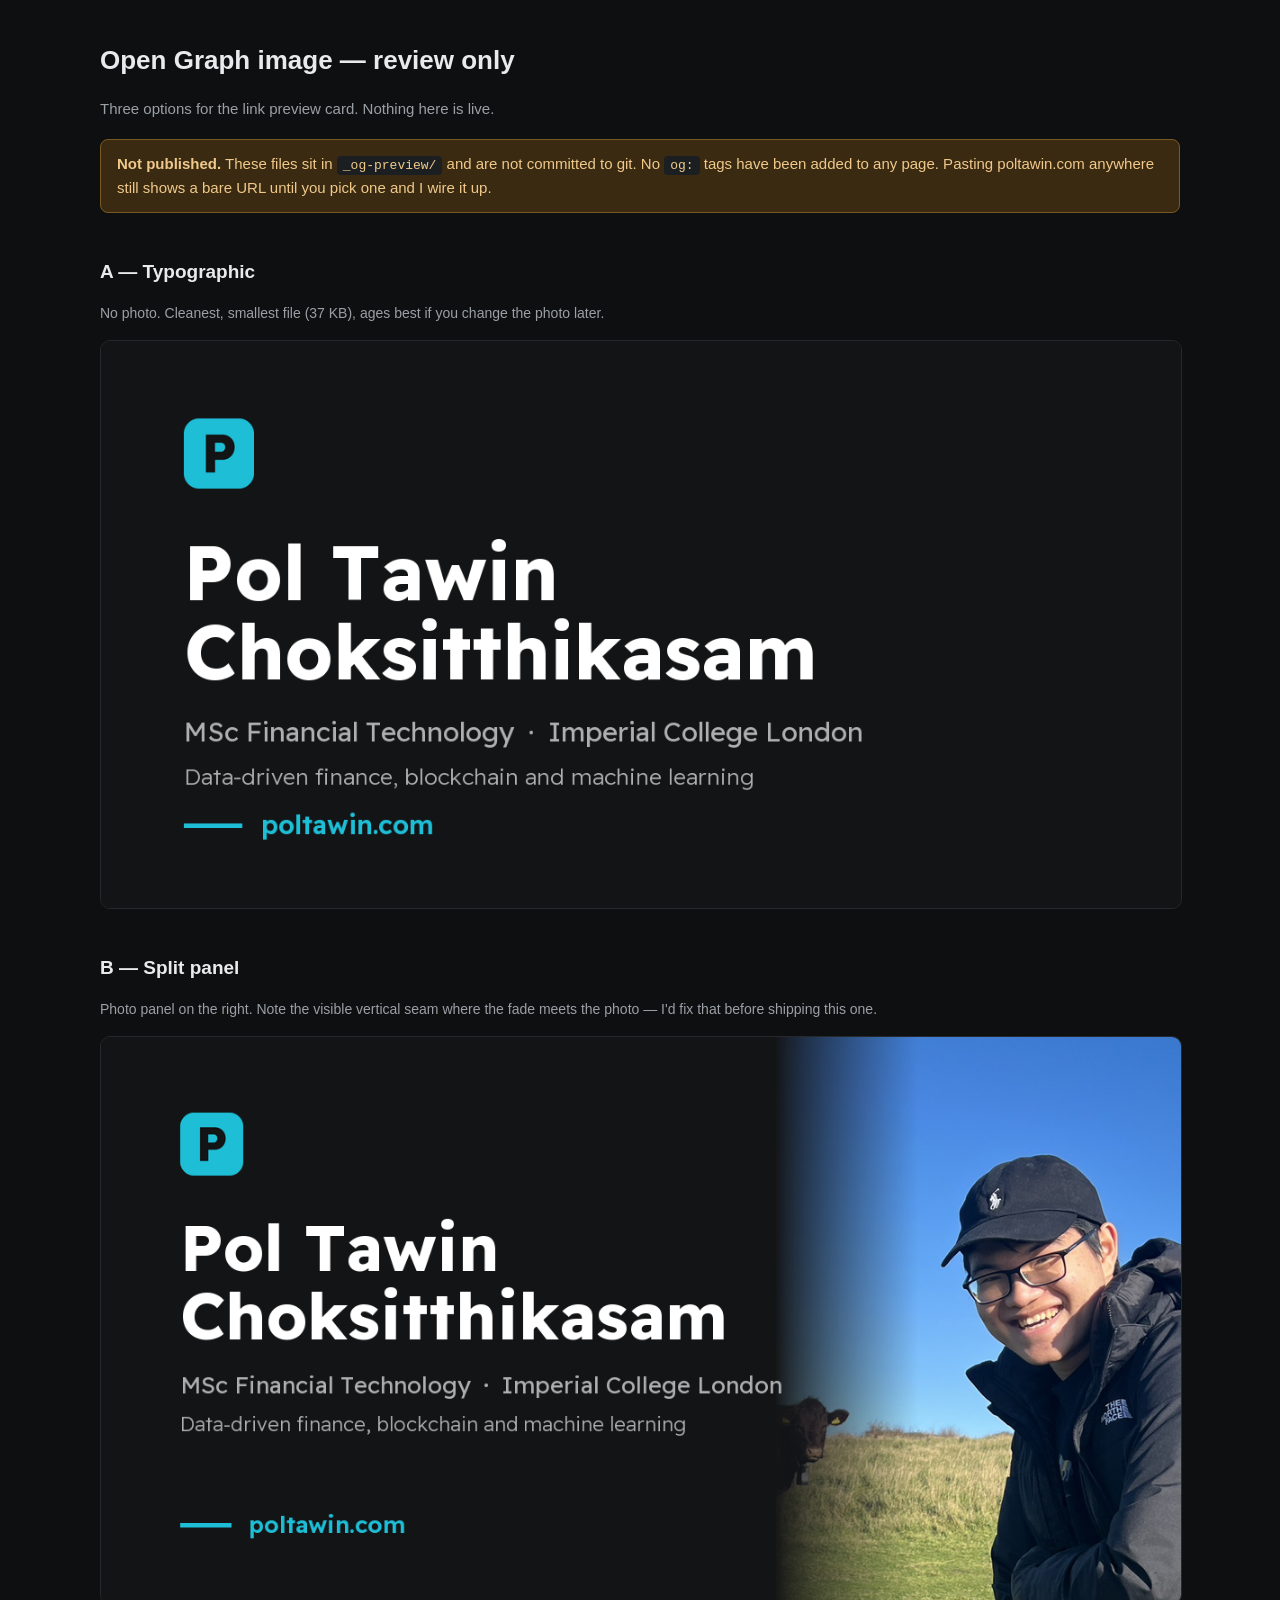
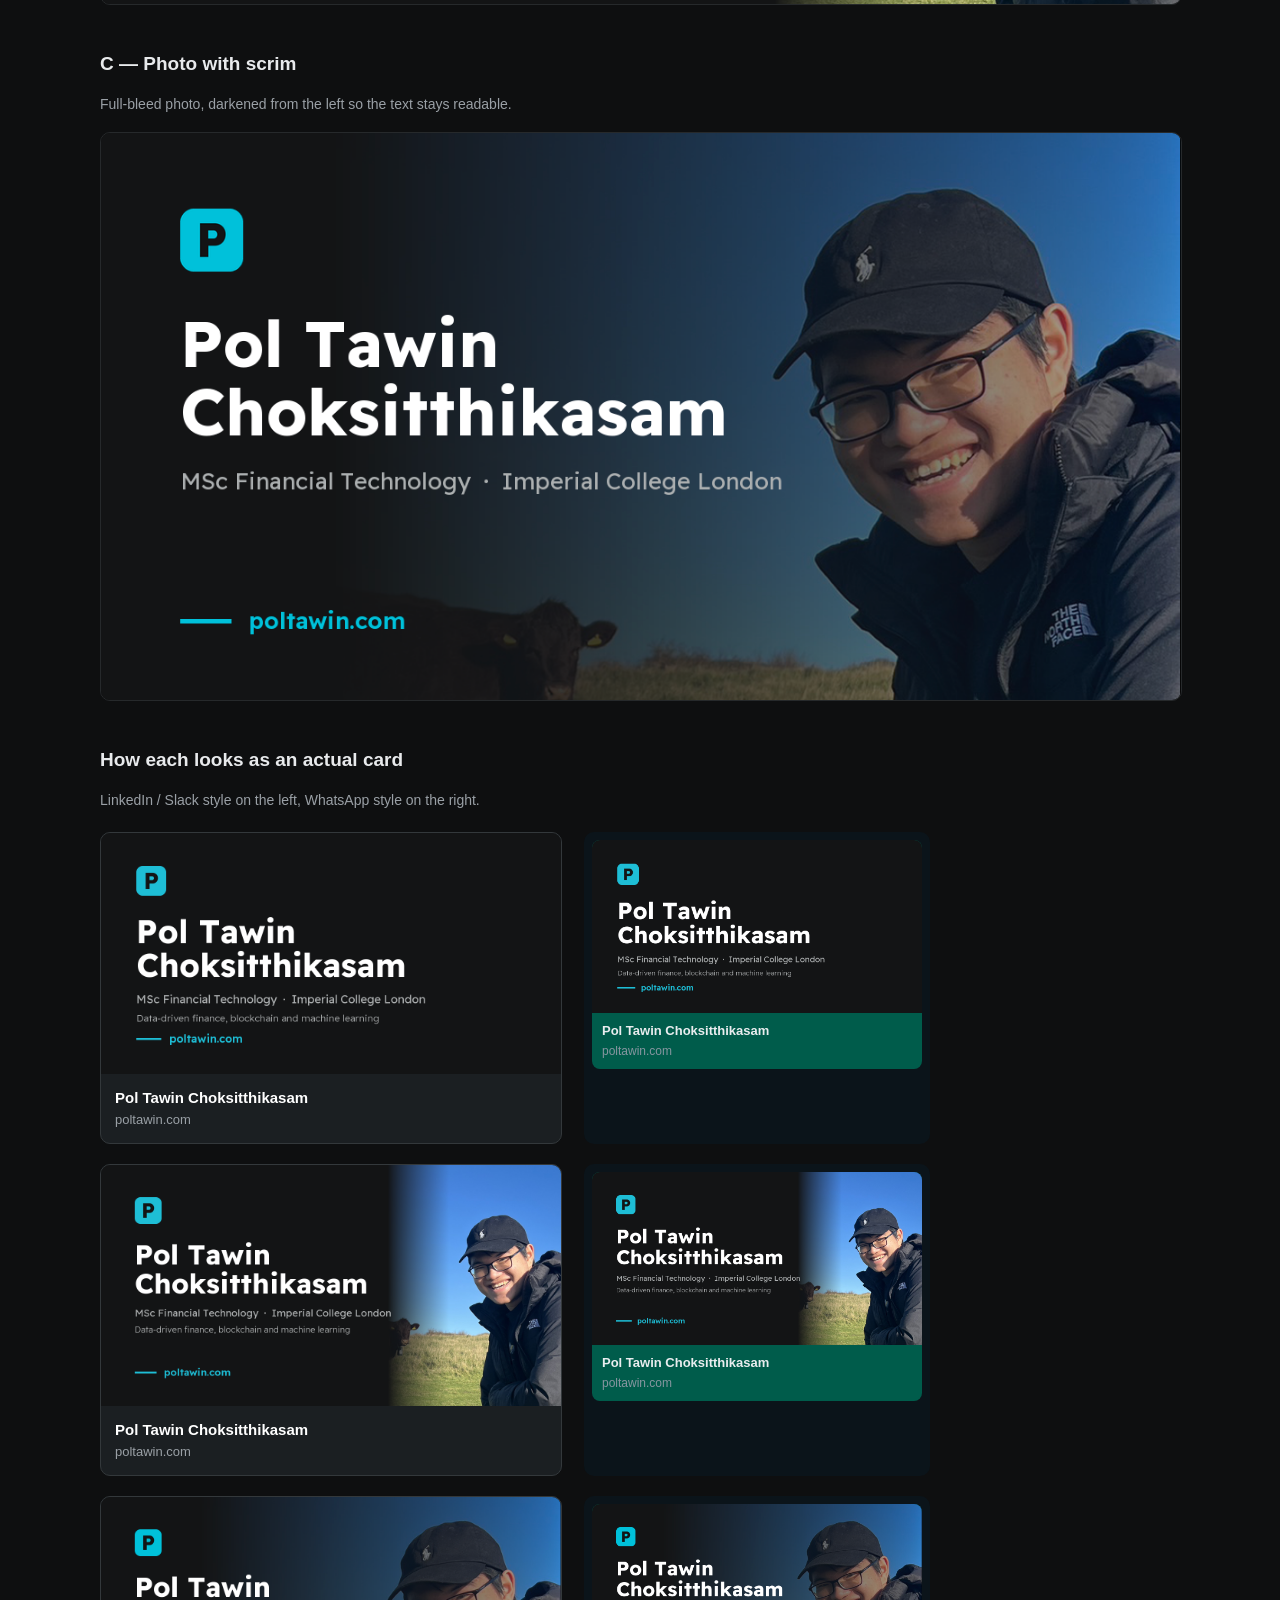
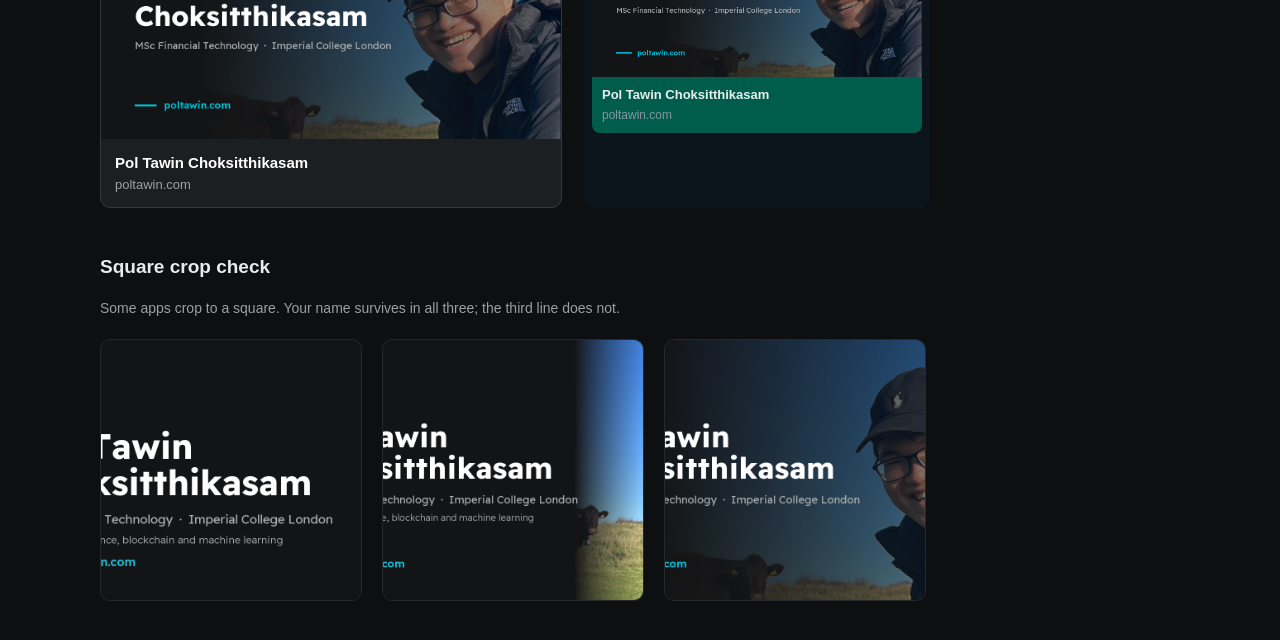
<file: _og-preview/review.html>
<!doctype html>
<meta charset="utf-8">
<title>OG image review — not published</title>
<style>
  body{margin:0;background:#0e0f10;color:#e8eaec;font:15px/1.6 -apple-system,BlinkMacSystemFont,"Segoe UI",sans-serif;padding:40px}
  .wrap{max-width:1080px;margin:0 auto}
  h1{font-size:26px;margin:0 0 6px}
  .note{color:#9aa0a6;margin-bottom:8px}
  .warn{background:#3a2a12;border:1px solid #7a5a22;color:#f0c98a;padding:12px 16px;border-radius:8px;margin:18px 0 34px}
  h2{font-size:19px;margin:44px 0 4px}
  .sub{color:#9aa0a6;font-size:14px;margin-bottom:16px}
  .full{width:100%;border-radius:10px;display:block;border:1px solid #26292b}
  .cards{display:flex;gap:22px;flex-wrap:wrap;margin-top:20px}
  .li{width:460px;border:1px solid #33383b;border-radius:10px;overflow:hidden;background:#1b1f22}
  .li img{width:100%;display:block;aspect-ratio:1200/630;object-fit:cover}
  .li .meta{padding:12px 14px}
  .li .t{font-weight:600;font-size:15px;color:#fff}
  .li .d{color:#9aa0a6;font-size:13px}
  .wa{width:330px;background:#0b141a;border-radius:10px;padding:8px}
  .wa .bub{background:#005c4b;border-radius:8px;overflow:hidden}
  .wa img{width:100%;display:block;aspect-ratio:1200/630;object-fit:cover}
  .wa .meta{padding:8px 10px}
  .wa .t{font-size:13px;font-weight:600;color:#e9edef}
  .wa .d{font-size:12px;color:#8696a0}
  .sq{width:260px}
  .sq img{width:100%;aspect-ratio:1/1;object-fit:cover;border-radius:10px;display:block;border:1px solid #26292b}
  code{background:#1b1f22;padding:2px 6px;border-radius:4px;font-size:13px}
</style>
<div class="wrap">
<h1>Open Graph image — review only</h1>
<p class="note">Three options for the link preview card. Nothing here is live.</p>
<div class="warn">
  <strong>Not published.</strong> These files sit in <code>_og-preview/</code> and are not committed to git.
  No <code>og:</code> tags have been added to any page. Pasting poltawin.com anywhere still shows a bare URL
  until you pick one and I wire it up.
</div>

<h2>A — Typographic</h2>
<p class="sub">No photo. Cleanest, smallest file (37 KB), ages best if you change the photo later.</p>
<img class="full" src="og-a.png">

<h2>B — Split panel</h2>
<p class="sub">Photo panel on the right. Note the visible vertical seam where the fade meets the photo — I'd fix that before shipping this one.</p>
<img class="full" src="og-b.png">

<h2>C — Photo with scrim</h2>
<p class="sub">Full-bleed photo, darkened from the left so the text stays readable.</p>
<img class="full" src="og-c.png">

<h2>How each looks as an actual card</h2>
<p class="sub">LinkedIn / Slack style on the left, WhatsApp style on the right.</p>
<div class="cards">
  <div class="li"><img src="og-a.png"><div class="meta"><div class="t">Pol Tawin Choksitthikasam</div><div class="d">poltawin.com</div></div></div>
  <div class="wa"><div class="bub"><img src="og-a.png"><div class="meta"><div class="t">Pol Tawin Choksitthikasam</div><div class="d">poltawin.com</div></div></div></div>
</div>
<div class="cards">
  <div class="li"><img src="og-b.png"><div class="meta"><div class="t">Pol Tawin Choksitthikasam</div><div class="d">poltawin.com</div></div></div>
  <div class="wa"><div class="bub"><img src="og-b.png"><div class="meta"><div class="t">Pol Tawin Choksitthikasam</div><div class="d">poltawin.com</div></div></div></div>
</div>
<div class="cards">
  <div class="li"><img src="og-c.png"><div class="meta"><div class="t">Pol Tawin Choksitthikasam</div><div class="d">poltawin.com</div></div></div>
  <div class="wa"><div class="bub"><img src="og-c.png"><div class="meta"><div class="t">Pol Tawin Choksitthikasam</div><div class="d">poltawin.com</div></div></div></div>
</div>

<h2>Square crop check</h2>
<p class="sub">Some apps crop to a square. Your name survives in all three; the third line does not.</p>
<div class="cards">
  <div class="sq"><img src="og-a.png"></div>
  <div class="sq"><img src="og-b.png"></div>
  <div class="sq"><img src="og-c.png"></div>
</div>
</div>
</file>
<file: styles/style.css>
@import url('https://fonts.googleapis.com/css2?family=Readex+Pro:wght@300;400;500;600;700&display=swap');

:root{
    --mainTextColor-light:#000;
    --secondaryTextColor-light:rgb(51 51 51);
    --mainLinkColor-light:#0da2b8;
    --mainBorderColor-light:rgb(218, 218, 218);
    --mainBgColor-light:rgb(249, 250,251);
}

[data-theme="dark"]{
    --mainTextColor:#fff;
    --secondaryTextColor:#adb0b1;
    --mainLinkColor:rgb(30, 190,214);
    --mainBorderColor:#2b3031;
    --mainBgColor:#131415;
}



*{
    font-family: 'Readex Pro';
    line-height: 1em;
    box-sizing: border-box;
    color: var(--mainTextColor);
    
}

body{
    background-color: var(--mainBgColor);            
}

p, span, li{
    color: var(--secondaryTextColor);
    font-size: 1em;
}

a{
    text-decoration: none;
    color: var(--mainLinkColor);
    font-weight: 500;
}

li{
    line-height: 1.6em;
}

#container--main{
    max-width: 700px;
    margin: 0 auto;
    padding: 1em;
}

.section--page{
    padding-top: 1em;
    padding-bottom: 1em;
}

#wrapper--hero{
    display: flex;
    align-items: center;
    gap: 4em;
}

#bio, a{
    font-weight: 300;
    line-height:1.5em;
    overflow-wrap: break-word;
}

#user-name{
    /* fluid so the name can never outgrow a phone screen */
    font-size: clamp(2rem, 8.5vw, 48px);
    line-height: 1.05em;
    overflow-wrap: break-word;
}

#profile-pic{
    width: 250px;
    height: 250px;
    object-fit: cover;
}

#email{
    color: var(--mainTextColor);
}

#socials--list{
    display: flex;
    flex-direction: column;
    gap: 0.9em;
}

.link-group{
    display: flex;
    align-items: baseline;
    gap: 1.5em;
    flex-wrap: wrap;
}

.link-group__label{
    font-size: 0.7em;
    letter-spacing: 0.12em;
    text-transform: uppercase;
    color: var(--secondaryTextColor);
    opacity: 0.55;
    min-width: 5.5em;
}

.link-group__links{
    display: flex;
    gap: 1.5em;
    flex-wrap: wrap;
}

#socials--list a{
    font-weight: 300;
    color: var(--secondaryTextColor);
    font-size: 0.9em;
    transition: 0.3s;
}

#socials--list a:hover{
    color: var(--mainLinkColor);
}

a.link--external::after{
    content: " \2197";
    font-size: 0.8em;
    opacity: 0.55;
}

a.link--download::after{
    content: " \2193";
    font-size: 0.8em;
    opacity: 0.55;
}

/* ---------- sub-pages (youtube.html, gardening.html) ---------- */

.subpage-nav{
    display: inline-block;
    margin-top: 1.5em;
    font-size: 0.85em;
    font-weight: 300;
    color: var(--secondaryTextColor);
    transition: 0.3s;
}

.subpage-nav:hover{
    color: var(--mainLinkColor);
}

.page-title{
    font-size: 48px;
    line-height: 1.1em;
    margin-bottom: 0.3em;
}

.lead{
    font-size: 1.05em;
    line-height: 1.7em;
    max-width: 34em;
}

.body-text{
    line-height: 1.85em;
    margin-bottom: 1.1em;
    max-width: 34em;
}

.stat-row{
    display: flex;
    flex-wrap: wrap;
    gap: 1em;
    margin-top: 2em;
}

.stat{
    border: 1px solid var(--mainBorderColor);
    border-radius: 5px;
    padding: 0.9em 1.1em;
    flex: 1 1 9em;
}

.stat strong{
    display: block;
    color: var(--mainTextColor);
    font-size: 1.25em;
    line-height: 1.3em;
    margin-bottom: 0.35em;
}

.stat span{
    font-size: 0.8em;
    line-height: 1.5em;
    display: block;
}

.video-list{
    margin: 1.5em 0;
}

.video{
    display: flex;
    align-items: baseline;
    gap: 1.2em;
    padding: 0.8em 0;
    border-top: 1px solid var(--mainBorderColor);
}

.video__views{
    font-variant-numeric: tabular-nums;
    color: var(--mainTextColor);
    font-size: 0.85em;
    min-width: 4.5em;
    text-align: right;
}

.video__title{
    font-size: 0.9em;
    line-height: 1.5em;
}

.cta-row{
    display: flex;
    gap: 2em;
    flex-wrap: wrap;
    padding-top: 1em;
    border-top: 1px solid var(--mainBorderColor);
}

#qualifications--list{
    list-style: none;
}

#wrapper--techstack__items{
    display: flex;
    flex-wrap: wrap;
    gap: 1em;
    font-size: 0.9em;
}

.card--techstack{
    border: 1px solid var(--mainBorderColor);
    border-radius: 5px;
    padding: 0.7em 1em;
    align-items: center;
}

.techstack__label{
    display: block;
    font-size: 0.72em;
    letter-spacing: 0.11em;
    text-transform: uppercase;
    opacity: 0.55;
    margin-bottom: 0.4em;
}

.card--project{
    padding-top: 1em;
    padding-bottom: 1em;
    border-top: 1px solid var(--mainBorderColor);
}

.card--project a{
    color: var(--mainTextColor);

    transition: 0.3s;
}

.card--project a:hover{
    color: rgb(30, 190,214);

}

.card--project p{
    line-height: 1.6em;
    margin-top: 0.6em;
    margin-bottom: 0;
}

.card--project p strong{
    color: var(--mainTextColor);
}

.card--project .project-tags{
    font-size: 0.85em;
    opacity: 0.65;
}

.card--work-history{
    border-left: 1px solid var(--mainBorderColor);
    margin-top: 3em;
    margin-bottom: 3em;
    padding-left: 2em;
}

.card--education-history{
  border-left: 1px solid var(--mainBorderColor);
  margin-top: 3em;
  margin-bottom: 3em;
  padding-left: 2em;
}

.line-break{
    background-color: var(--mainBorderColor);
    height: 1px; 
}


@media(max-width:600px){

    .section--page{
        padding-top: 1em;
        padding-bottom: 1em;
        margin-top: 3em;
    }

    #wrapper--hero{
        display: flex;
        align-items: center;
        gap: 1em;
    }

    #profile-pic{
        width: 160px;
        height: 160px;
    }

    #wrapper--hero{
        flex-direction: column;
    }

    .card--work-history{
        border-left: none;
        padding-left: 0;
    }

    .card--education-history{
      border-left: none;
      padding-left: 0;
  }

    .link-group{
        flex-direction: column;
        gap: 0.5em;
    }

    /* finger-sized tap targets */
    #socials--list a{
        display: inline-block;
        padding: 0.45em 0;
    }

    .more summary{
        padding: 0.7em 0;
    }


    .page-title{
        font-size: 36px;
    }

    .video{
        flex-direction: column;
        gap: 0.2em;
    }

    .video__views{
        text-align: left;
    }
}

/* ---------- progressive disclosure ("show all") ---------- */

.more{
    margin-top: 1em;
}

.more summary{
    list-style: none;
    cursor: pointer;
    display: inline-flex;
    align-items: center;
    gap: 0.5em;
    font-size: 0.85em;
    font-weight: 300;
    color: var(--secondaryTextColor);
    padding: 0.4em 0;
    transition: 0.3s;
}

.more summary::-webkit-details-marker{
    display: none;
}

.more summary:hover{
    color: var(--mainLinkColor);
}

.more summary::after{
    content: "\25BE";
    font-size: 0.9em;
    transition: transform 0.3s;
}

.more[open] summary::after{
    transform: rotate(180deg);
}

.more .more__hide,
.more[open] .more__show{
    display: none;
}

.more[open] .more__hide{
    display: inline;
}

.more__body{
    animation: more-in 0.25s ease-out;
}

@keyframes more-in{
    from{ opacity: 0; transform: translateY(-4px); }
    to{ opacity: 1; transform: translateY(0); }
}

@media print{
    .more summary{ display: none; }
    .more__body{ display: block !important; animation: none; }
}

/* ---------- sub-heading inside a section ---------- */

.subhead{
    font-size: 1em;
    margin-top: 2em;
    margin-bottom: 0.2em;
}

/* ---------- template placeholders ----------
   Delete the "ph" class from an element once you have written its real
   content. The dashed rule is deliberately loud so nothing unwritten can
   reach the live site unnoticed. */

.ph{
    border-left: 2px dashed #c9803a;
    padding-left: 0.9em;
    font-style: italic;
    opacity: 0.75;
}

.stat .ph,
.link-group__links .ph{
    border-left: none;
    padding-left: 0;
    text-decoration: underline dashed #c9803a;
    text-underline-offset: 0.25em;
}

/* ---------- series list ---------- */

.series-list{
    margin-top: 1.5em;
}

.series{
    display: flex;
    align-items: baseline;
    gap: 1.2em;
    padding: 0.85em 0;
    border-top: 1px solid var(--mainBorderColor);
}

.series__name{
    font-family: ui-monospace, SFMono-Regular, Menlo, monospace;
    font-size: 0.85em;
    color: var(--mainLinkColor);
    min-width: 11em;
}

.series__desc{
    font-size: 0.9em;
    line-height: 1.5em;
}

code{
    font-family: ui-monospace, SFMono-Regular, Menlo, monospace;
    font-size: 0.88em;
    color: var(--mainTextColor);
}

@media(max-width:600px){
    .series{
        flex-direction: column;
        gap: 0.25em;
    }
}

/* ---------- brand logo (light-field artwork on a dark page) ---------- */

.brand-lockup{
    display: flex;
    align-items: center;
    gap: 1.1em;
    margin-bottom: 0.5em;
}

.brand-logo{
    width: 108px;
    height: 108px;
    flex: none;
    /* the artwork has a white field and a near-black element, so it needs a
       light tile rather than being keyed out onto the page background */
    background: #fff;
    border-radius: 14px;
    padding: 8px;
    box-sizing: border-box;
}

.brand-lockup .page-title{
    margin: 0;
}

.logo-note{
    display: flex;
    align-items: flex-start;
    gap: 1.3em;
    margin-top: 1.1em;
}

.brand-logo--sm{
    width: 78px;
    height: 78px;
    border-radius: 11px;
    padding: 6px;
}

.logo-note .body-text{
    margin-bottom: 0;
}

@media(max-width:600px){
    .brand-lockup{
        /* side by side does not fit a 13-character handle on a phone */
        flex-direction: column;
        align-items: flex-start;
        gap: 0.7em;
    }

    .brand-logo{
        width: 74px;
        height: 74px;
        border-radius: 11px;
    }

    .logo-note{
        flex-direction: column;
        gap: 0.9em;
    }
}
</file>
<file: styles/theme-switcher.css>
#theme-switcher{
    position: fixed;
    right:1em;
    top: 1em;
    display: flex;
    gap: 10px;
    cursor: pointer;
}

.theme{
    height: 30px;
    width: 30px;
    border-radius: 50%;
    transition: 0.3s;
    border: 1px solid;
}

.theme:hover{
    height: 33px;
    width: 33px;
}

#theme-dark{
    background-color: #000;
    /* border-color: #fff; */
}

#theme-light{
    background-color: #fff;
    /* border-color: #000; */
}

#theme-1{
    background-color: #999ECD;
}

#theme-2{
    background-color: #73B5DE;
}

#theme-3{
    background-color: #AD7EAD;
}
</file>
